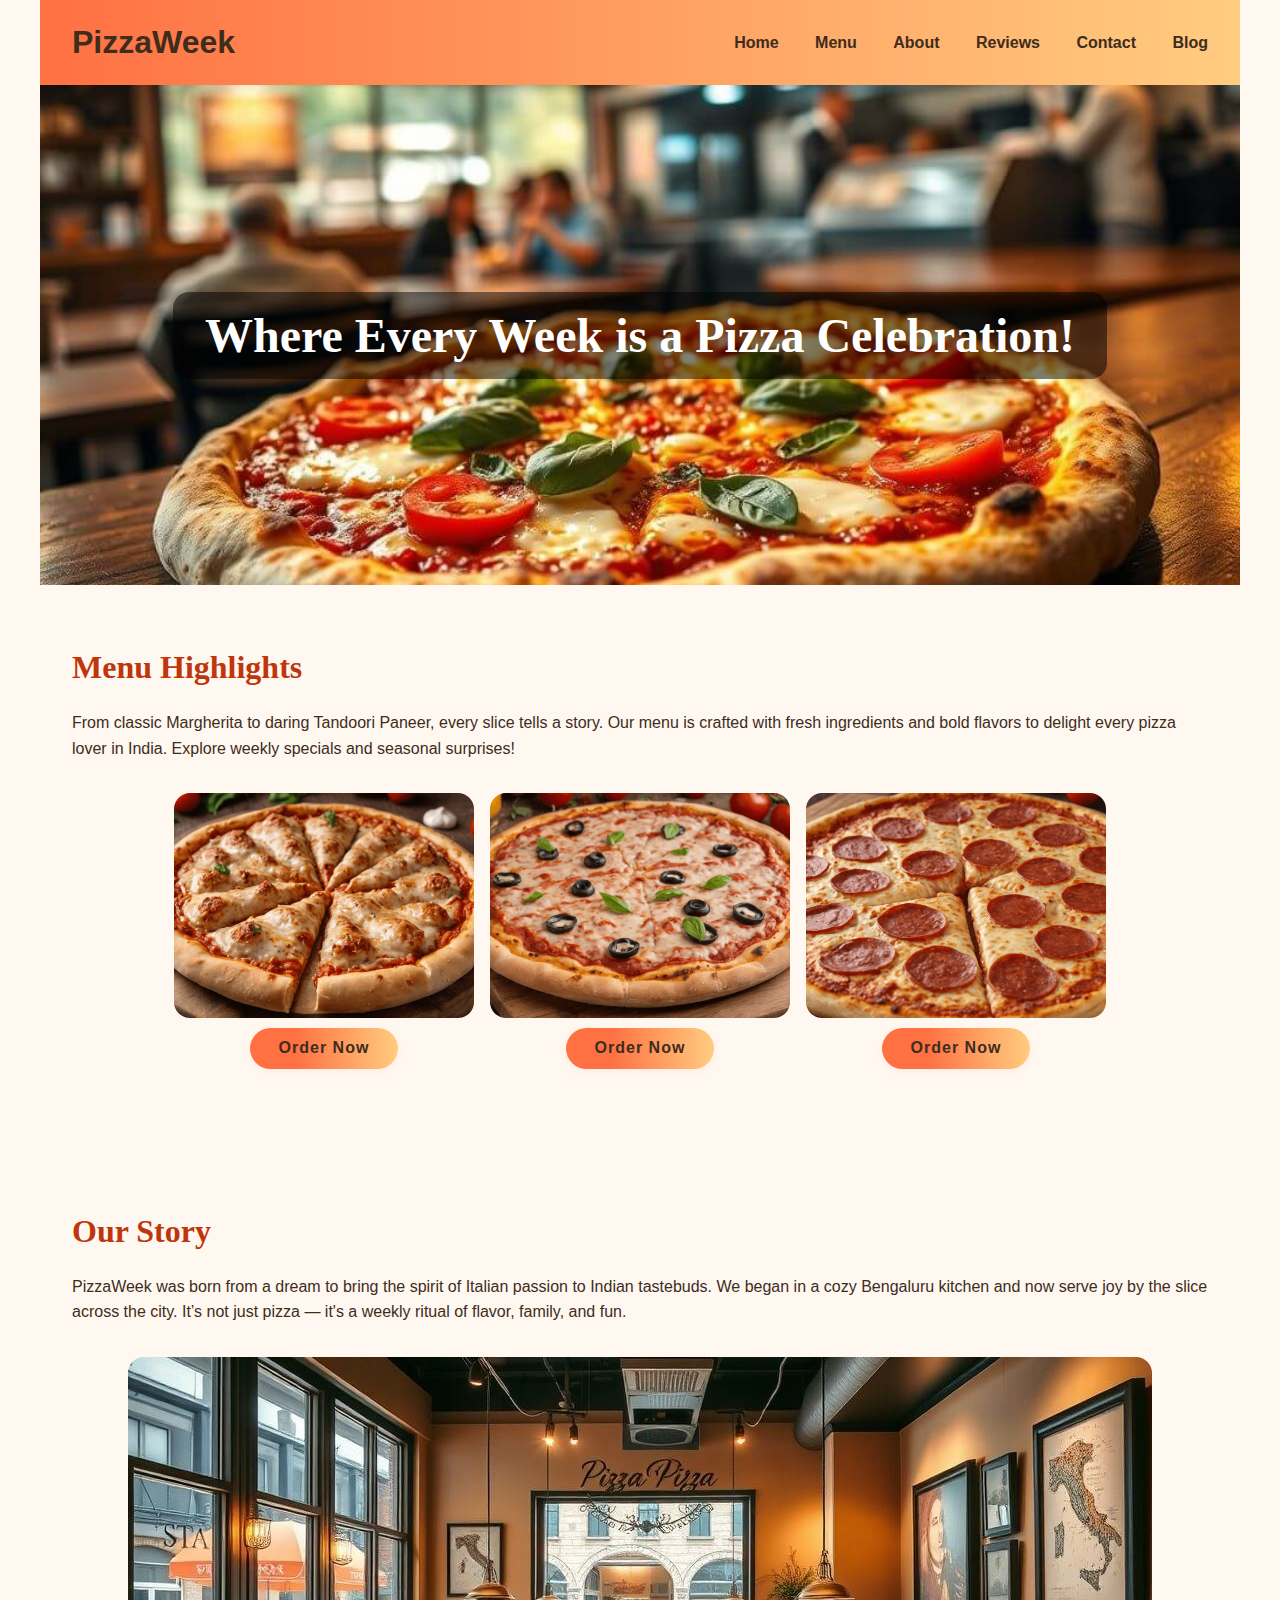
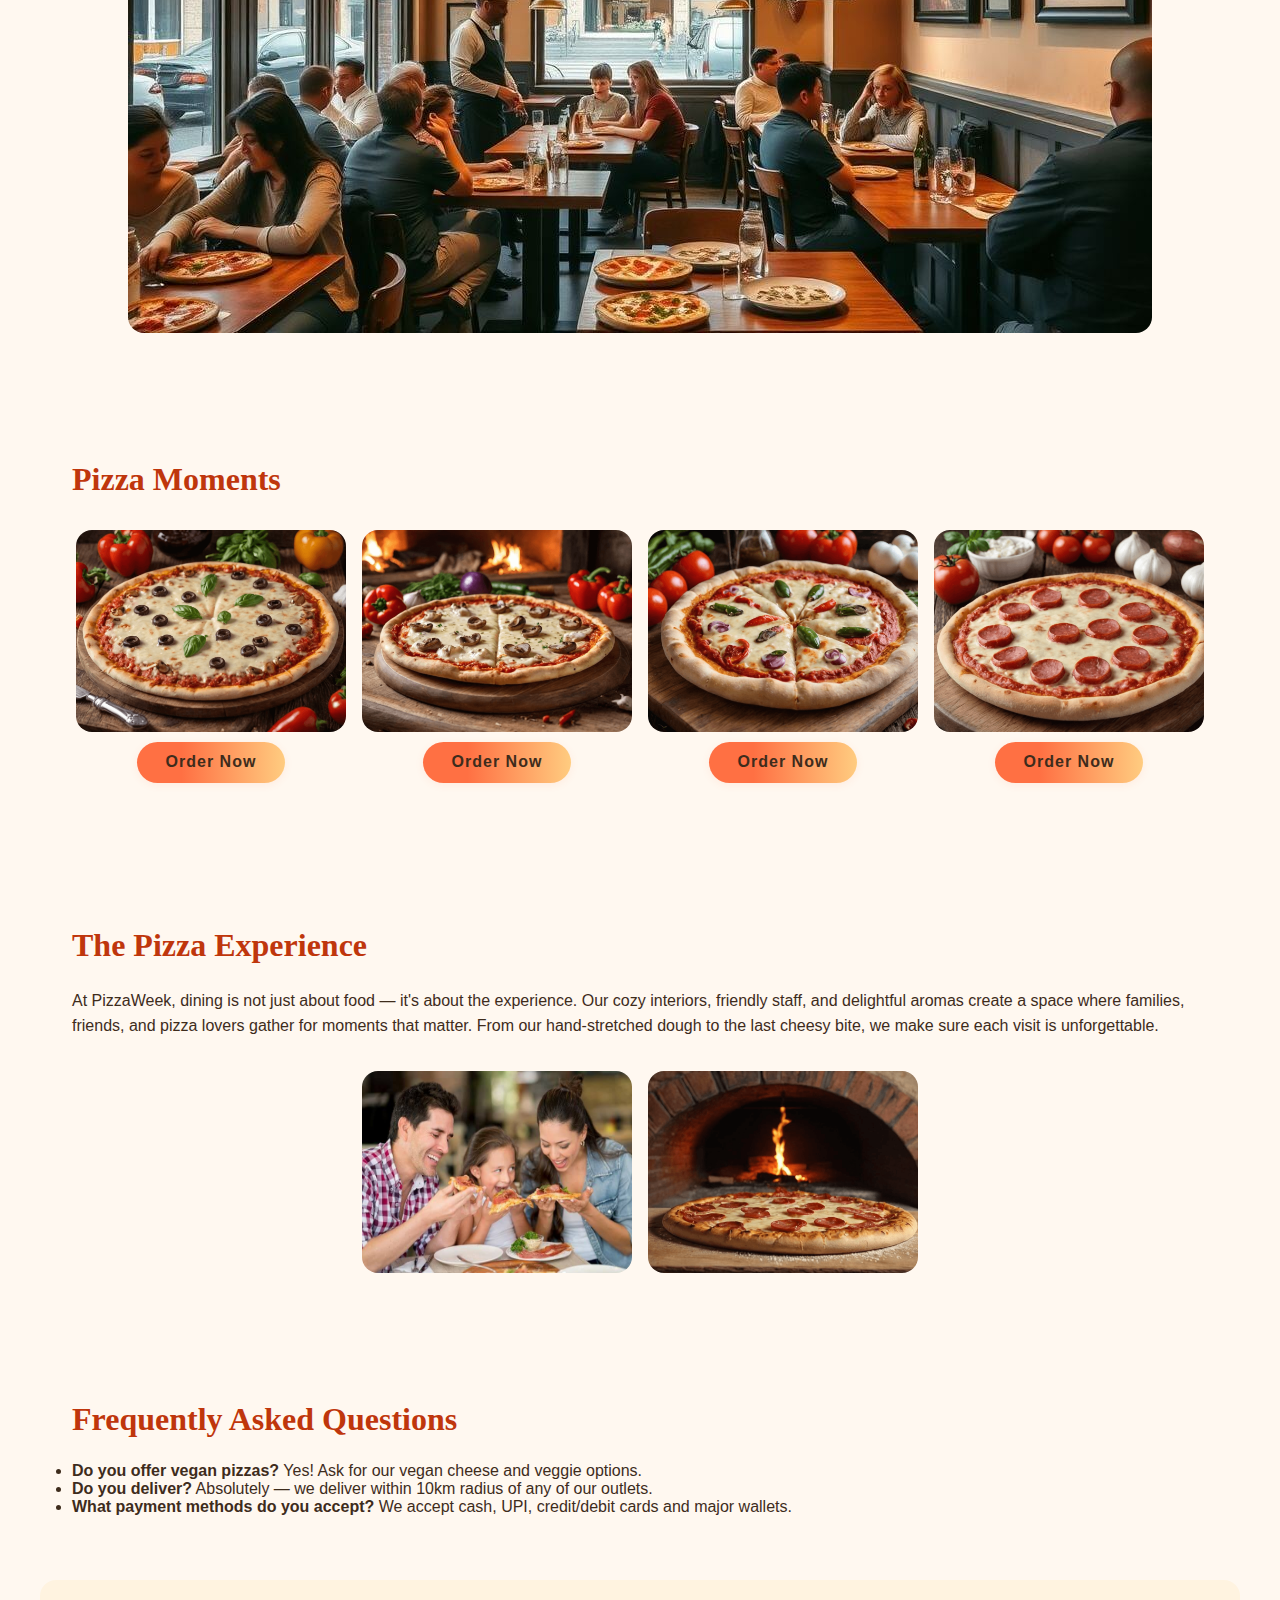
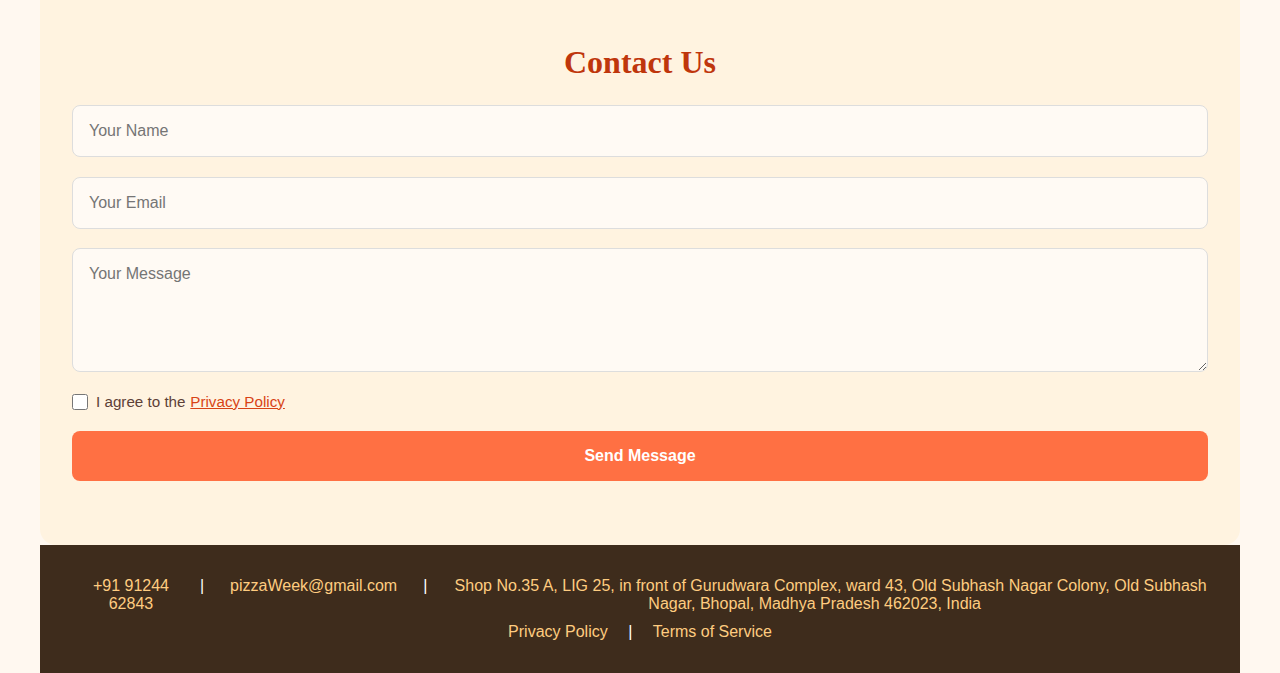
<file: index.html>
<!DOCTYPE html>
<html lang="en">
	<head>
		<meta charset="UTF-8" />
		<meta name="viewport" content="width=device-width, initial-scale=1.0" />
		<meta
			name="description"
			content="PizzaWeek – where every week is a pizza celebration! Discover our story, explore signature menus, and connect with your favorite neighborhood pizzeria."
		/>
		<title>PizzaWeek</title>
		<link
			rel="stylesheet"
			href="fonts/Inter/Inter-Italic-VariableFont_opsz,wght.ttf"
		/>
		<link
			rel="stylesheet"
			href="fonts/Playfair_Display/PlayfairDisplay-VariableFont_wght.ttf"
		/>
		<link rel="stylesheet" href="css/styles.css" />
		<link rel="icon" href="images/favicon.ico" type="image/x-icon" />
	</head>
	<body>
		<header>
			<a class="header-logo" href="index.html">PizzaWeek</a>
			<nav>
				<a href="index.html">Home</a>
				<a href="menu.html">Menu</a>
				<a href="aboutus.html">About</a>
				<a href="reviews.html">Reviews</a>
				<a href="contact.html">Contact</a>
				<a href="blog.html">Blog</a>
			</nav>
		</header>

		<main class="main home-hero">
			<img src="images/mainPageBgr.jpeg" alt="background" class="hero-bg-img">
			<h1>Where Every Week is a Pizza Celebration!</h1>
		</main>

		<section class="section" id="menu">
			<h3>Menu Highlights</h3>
			<p>
				From classic Margherita to daring Tandoori Paneer, every slice tells a
				story. Our menu is crafted with fresh ingredients and bold flavors to
				delight every pizza lover in India. Explore weekly specials and seasonal
				surprises!
			</p>
			<div class="image-grid">
				<div class="menu-highlight-card">
					<img
						class="best-sellers-pizza"
						src="images/chicken.png"
						alt="Pizza 1"
					/>
					<a href="menu.html" class="order-btn">Order Now</a>
				</div>
				<div class="menu-highlight-card">
					<img
						class="best-sellers-pizza"
						src="images/margarita.png"
						alt="Pizza 2"
					/>
					<a href="menu.html" class="order-btn">Order Now</a>
				</div>
				<div class="menu-highlight-card">
					<img
						class="best-sellers-pizza"
						src="images/Peperoni.png"
						alt="Pizza 3"
					/>
					<a href="menu.html" class="order-btn">Order Now</a>
				</div>
			</div>
		</section>

		<section class="section" id="story">
			<h3>Our Story</h3>
			<p>
				PizzaWeek was born from a dream to bring the spirit of Italian passion
				to Indian tastebuds. We began in a cozy Bengaluru kitchen and now serve
				joy by the slice across the city. It’s not just pizza — it's a weekly
				ritual of flavor, family, and fun.
			</p>
			<div class="image-grid">
				<img src="images/pizzeria.jpeg" alt="History" />
			</div>
		</section>

		<section class="section" id="gallery">
			<h3>Pizza Moments</h3>
			<div class="image-grid">
				<div class="pizza-moment-card">
					<img class="pizza-menu" src="images/pizza.png" alt="Pizza" />
					<a href="menu.html" class="order-btn">Order Now</a>
				</div>
				<div class="pizza-moment-card">
					<img class="pizza-menu" src="images/pizzaMushrooms.png" alt="Pizza" />
					<a href="menu.html" class="order-btn">Order Now</a>
				</div>
				<div class="pizza-moment-card">
					<img class="pizza-menu" src="images/pizzaPepper.png" alt="Pizza" />
					<a href="menu.html" class="order-btn">Order Now</a>
				</div>
				<div class="pizza-moment-card">
					<img class="pizza-menu" src="images/peperoniPizzaMenu.png" alt="Pizza" />
					<a href="menu.html" class="order-btn">Order Now</a>
				</div>
			</div>
		</section>

		<section class="section" id="experience">
			<h3>The Pizza Experience</h3>
			<p>
				At PizzaWeek, dining is not just about food — it's about the experience.
				Our cozy interiors, friendly staff, and delightful aromas create a space
				where families, friends, and pizza lovers gather for moments that
				matter. From our hand-stretched dough to the last cheesy bite, we make
				sure each visit is unforgettable.
			</p>
			<div class="image-grid">
				<img class="pizza-menu" src="images/familyDinner.jpg" alt="Dine-in" />
				<img
					class="pizza-menu"
					src="images/bakingPizza.png"
					alt="Pizza baking"
				/>
			</div>
		</section>

		<section class="section" id="faq">
			<h3>Frequently Asked Questions</h3>
			<ul>
				<li>
					<strong>Do you offer vegan pizzas?</strong> Yes! Ask for our vegan
					cheese and veggie options.
				</li>
				<li>
					<strong>Do you deliver?</strong> Absolutely — we deliver within 10km
					radius of any of our outlets.
				</li>
				<li>
					<strong>What payment methods do you accept?</strong> We accept cash,
					UPI, credit/debit cards and major wallets.
				</li>
			</ul>
		</section>

		<section class="section form-section" id="contact">
			<h3>Contact Us</h3>
			<form action="thanks_form.php" method="post">
				<input type="text" name="name" placeholder="Your Name" required />
				<input type="email" name="email" placeholder="Your Email" required />
				<textarea
					name="message"
					rows="5"
					placeholder="Your Message"
					required
				></textarea>
				<label>
					<input type="checkbox" name="privacy" value="on" required />
					I agree to the
					<a href="privacy-policy.html" target="_blank"> Privacy Policy </a>
				</label>
				<button type="submit">Send Message</button>
			</form>
		</section>

		<footer>
			<div class="footer-contacts">
				<a href="tel:+919124462843">+91 91244 62843</a>
				<p class="footer-line">|</p>
				<a href="mailto:pizzaWeek@gmail.com">pizzaWeek@gmail.com</a>
				<p class="footer-line">|</p>
				<p>
					<a href="https://maps.app.goo.gl/tVL9f4VHpCsZ3Awj8"
					   target="_blank"
					   rel="noopener noreferrer">
						Shop No.35 A, LIG 25, in front of Gurudwara Complex, ward 43,
						Old Subhash Nagar Colony, Old Subhash Nagar, Bhopal, Madhya Pradesh
						462023, India
					</a>
				</p>
			</div>
			<p>
				<a href="privacy-policy.html">Privacy Policy</a> |
				<a href="terms-conditions.html">Terms of Service</a>
			</p>
		</footer>
	</body>
</html>
</file>
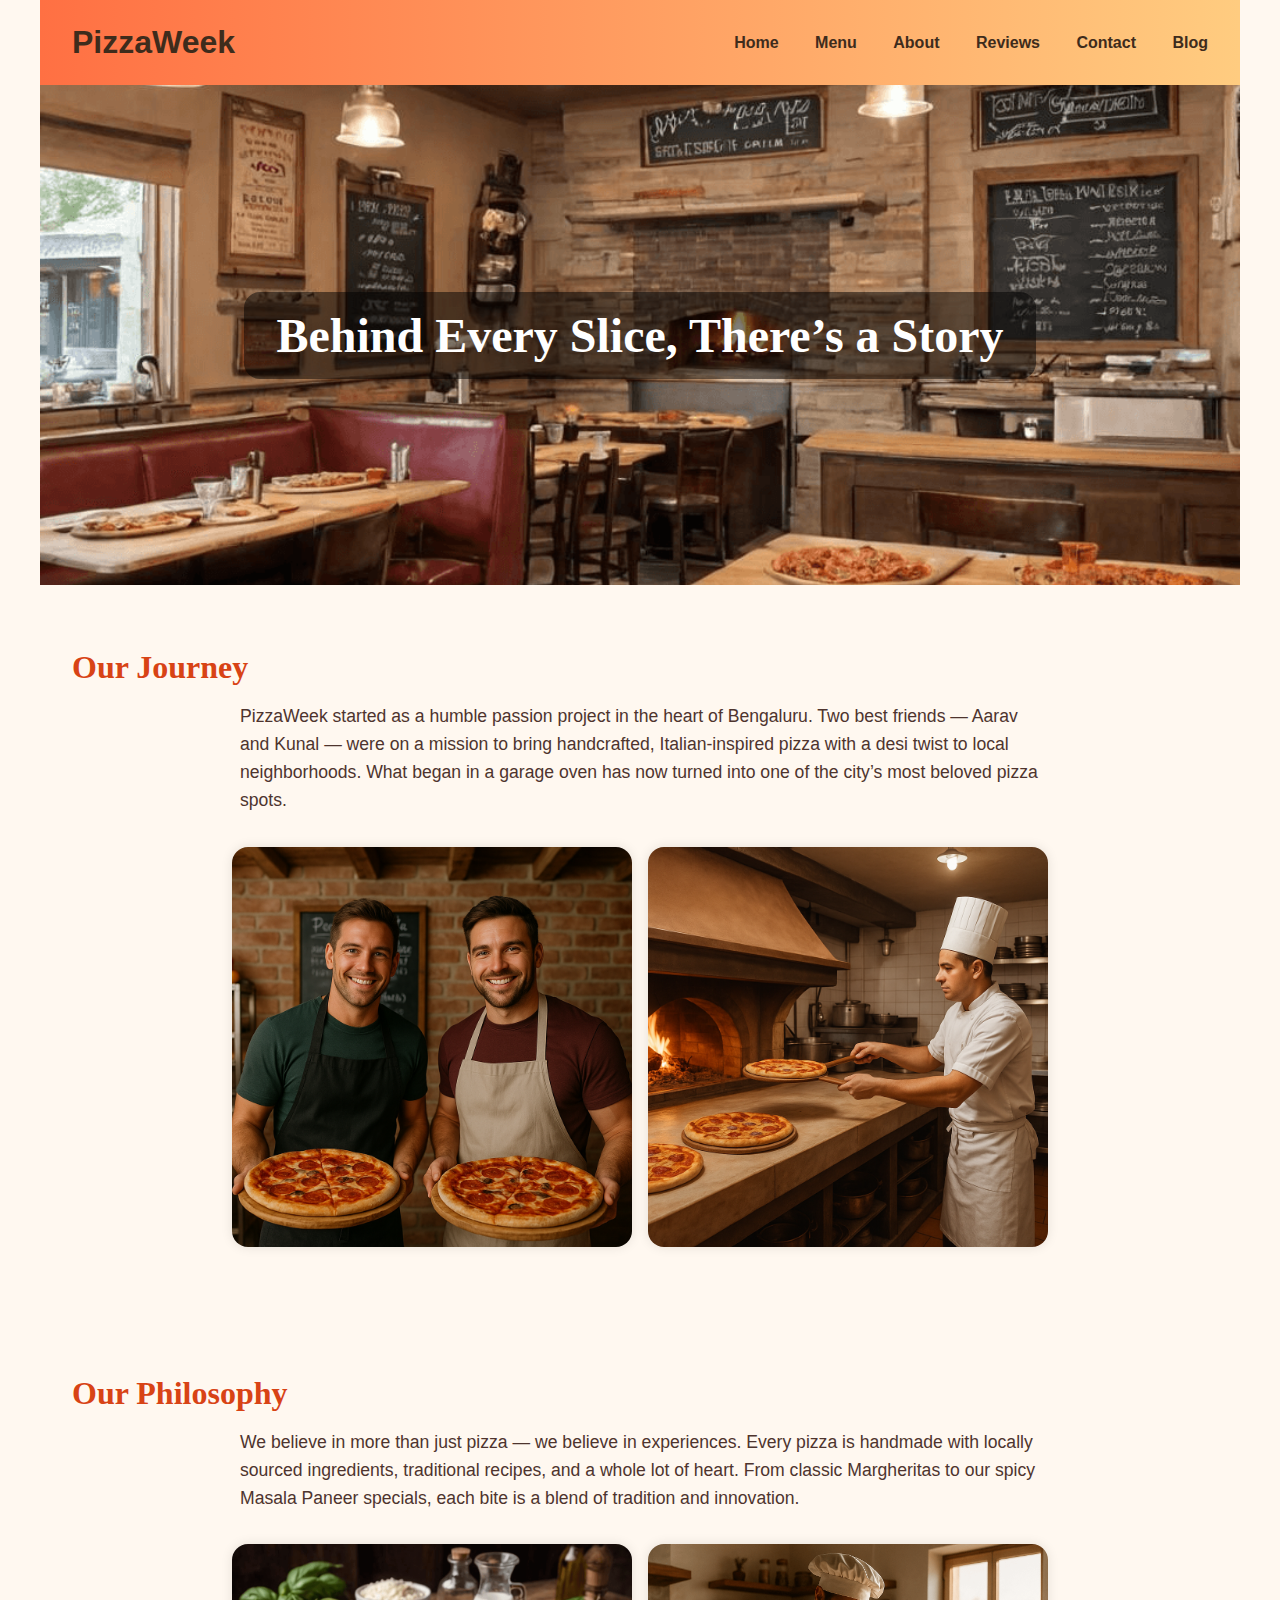
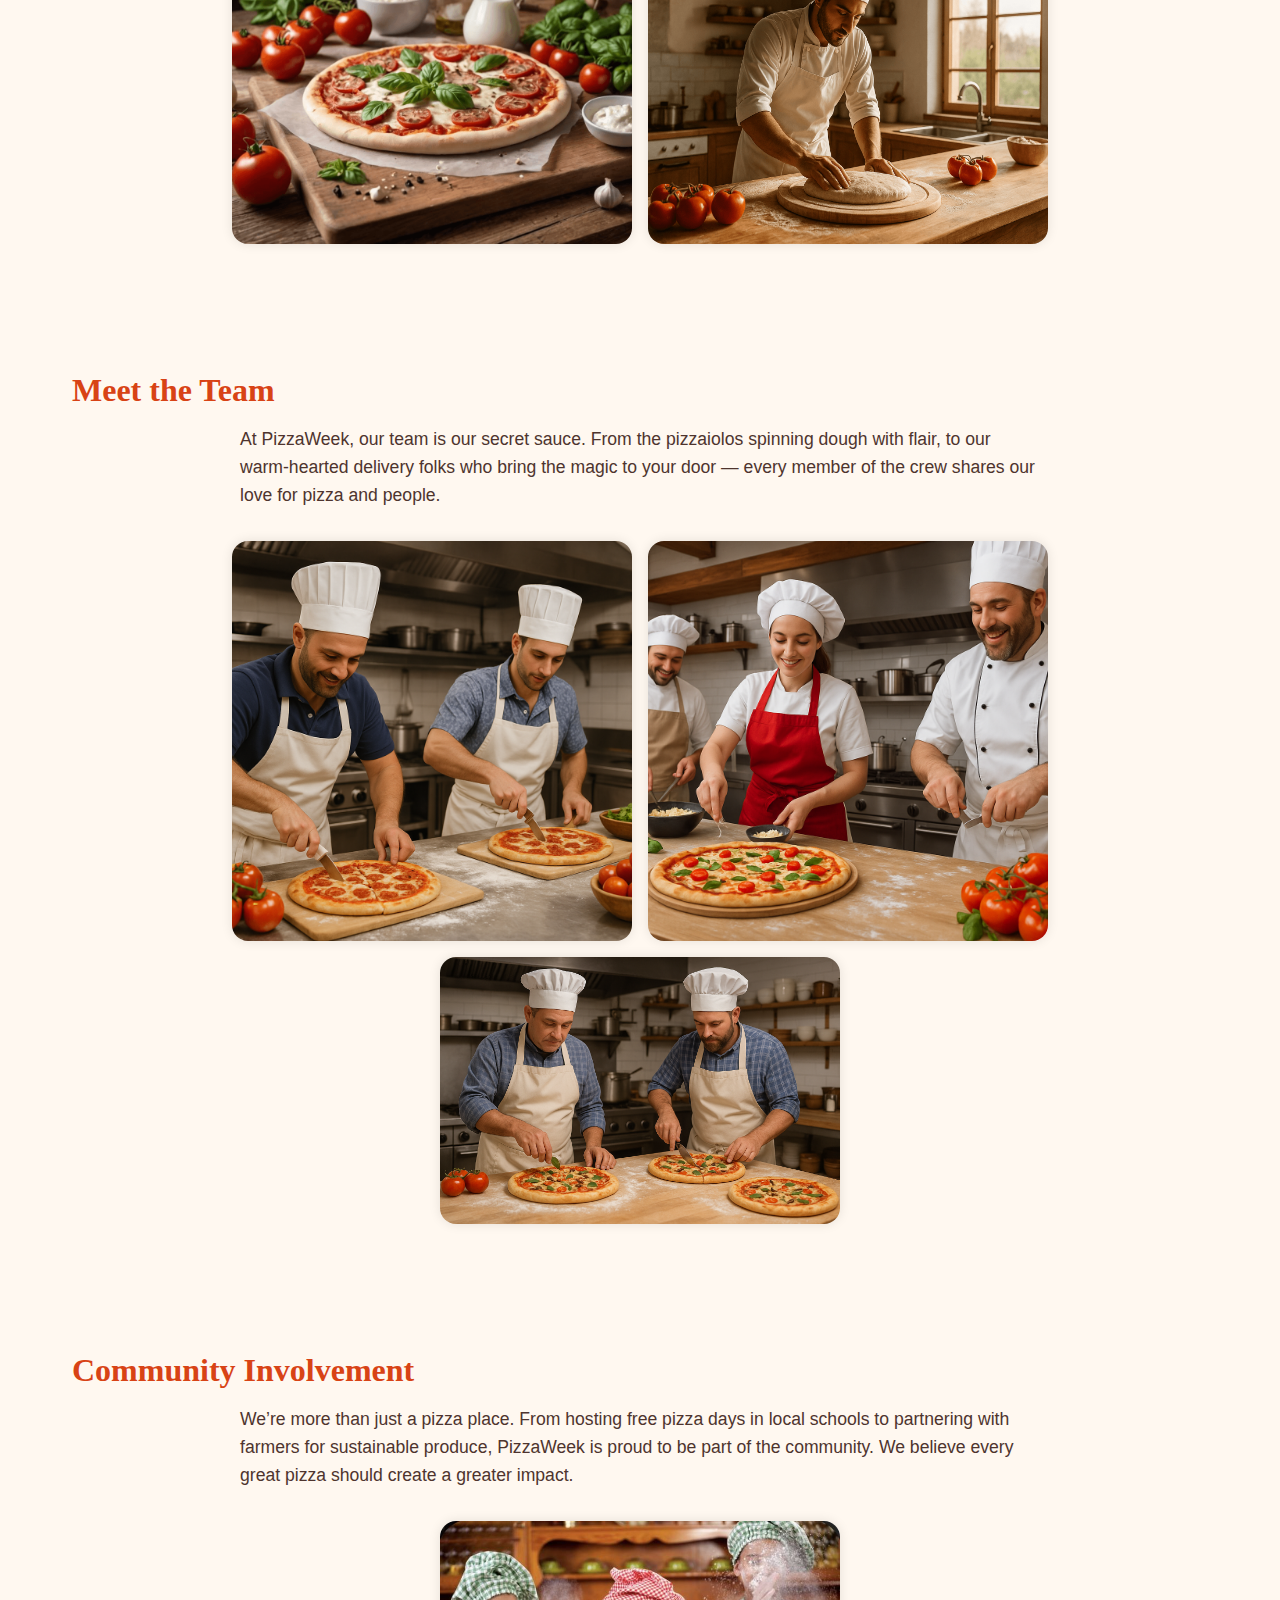
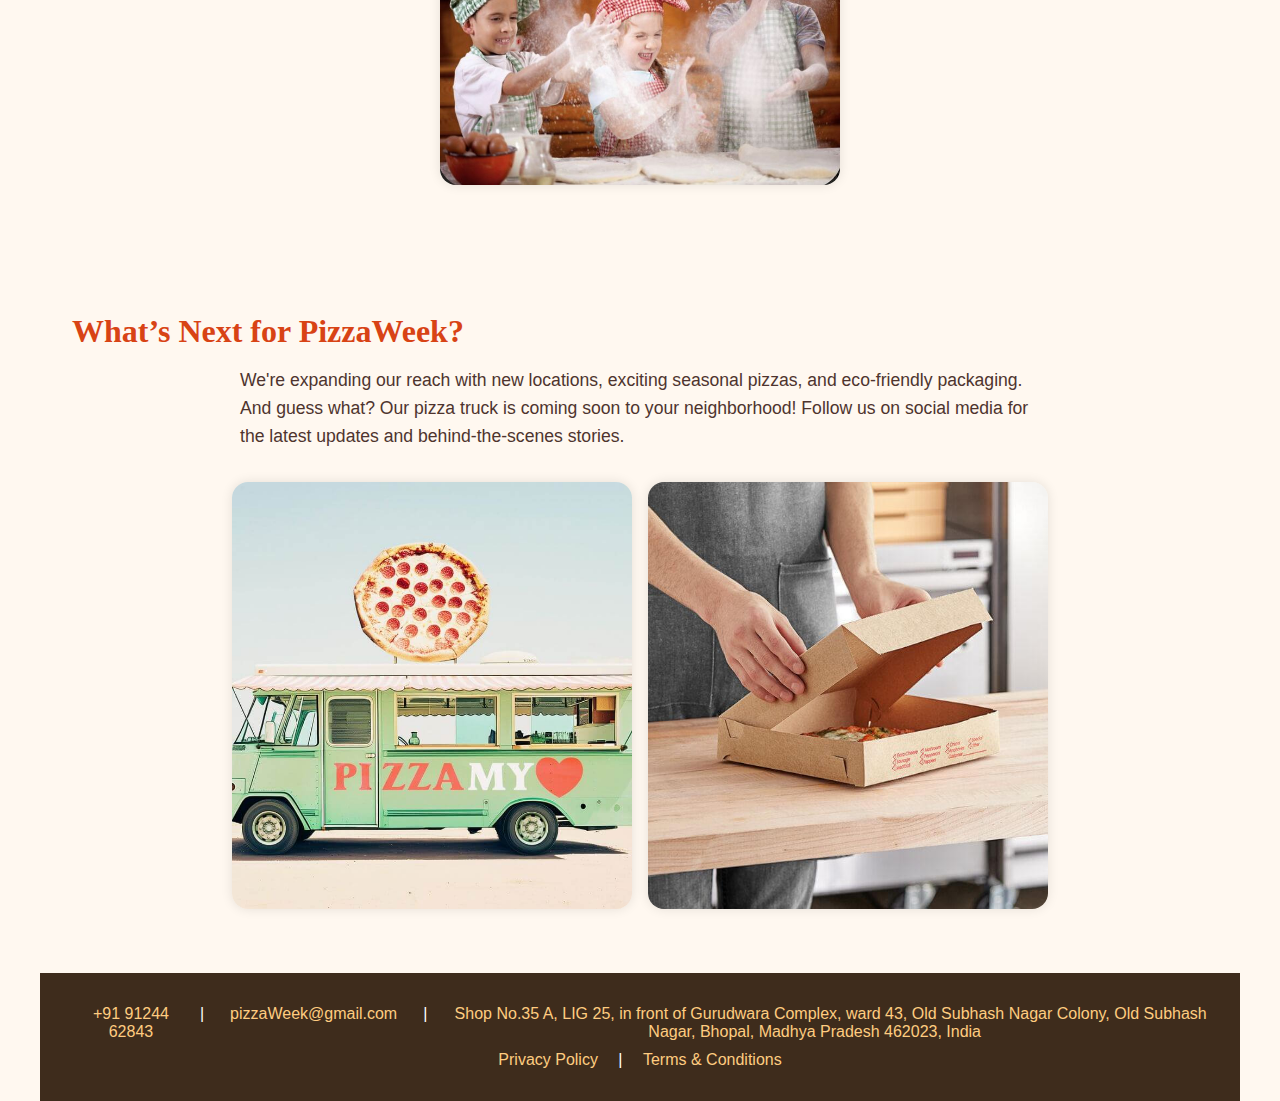
<file: aboutus.html>
<!DOCTYPE html>
<html lang="en">
	<head>
		<meta charset="UTF-8" />
		<meta name="viewport" content="width=device-width, initial-scale=1.0" />
		<meta
			name="description"
			content="Learn about the story, philosophy, and future of PizzaWeek — the heart of handcrafted, Indian-inspired pizza."
		/>
		<title>About Us – PizzaWeek</title>
		<link rel="icon" href="images/favicon.ico" type="image/x-icon" />
		<link rel="stylesheet" href="css/styles.css" />
		<link rel="stylesheet" href="css/aboutUs.css" />
		<link
			rel="stylesheet"
			href="fonts/Inter/Inter-Italic-VariableFont_opsz,wght.ttf"
		/>
		<link
			rel="stylesheet"
			href="fonts/Playfair_Display/PlayfairDisplay-VariableFont_wght.ttf"
		/>
	</head>
	<body>
		<header>
			<a class="header-logo" href="index.html">PizzaWeek</a>
			<nav>
				<a href="index.html">Home</a>
				<a href="menu.html">Menu</a>
				<a href="aboutus.html">About</a>
				<a href="reviews.html">Reviews</a>
				<a href="contact.html">Contact</a>
				<a href="blog.html">Blog</a>
			</nav>
		</header>

		<main class="main about-hero">
			<img src="images/aboutUsMain.png" alt="background" class="about-bg-img">

			<h1>Behind Every Slice, There’s a Story</h1>
		</main>

		<section class="section">
			<h3>Our Journey</h3>
			<p>
				PizzaWeek started as a humble passion project in the heart of Bengaluru.
				Two best friends — Aarav and Kunal — were on a mission to bring
				handcrafted, Italian-inspired pizza with a desi twist to local
				neighborhoods. What began in a garage oven has now turned into one of
				the city’s most beloved pizza spots.
			</p>
			<div class="image-grid">
				<img src="images/mans.png" alt="Founders" class="img-400" />
				<img src="images/kitchen.png" alt="First Kitchen" class="img-400 images" />
			</div>
		</section>

		<section class="section">
			<h3>Our Philosophy</h3>
			<p>
				We believe in more than just pizza — we believe in experiences. Every
				pizza is handmade with locally sourced ingredients, traditional recipes,
				and a whole lot of heart. From classic Margheritas to our spicy Masala
				Paneer specials, each bite is a blend of tradition and innovation.
			</p>
			<div class="image-grid">
				<img
					src="images/ingredients.png"
					alt="Fresh Ingredients"
					class="img-400 images"
				/>
				<img
					src="images/dough making.png"
					alt="Dough Crafting"
					class="img-400 images"
				/>
			</div>
		</section>

		<section class="section">
			<h3>Meet the Team</h3>
			<p>
				At PizzaWeek, our team is our secret sauce. From the pizzaiolos spinning
				dough with flair, to our warm-hearted delivery folks who bring the magic
				to your door — every member of the crew shares our love for pizza and
				people.
			</p>
			<div class="image-grid">
				<img src="images/team.png" alt="Team in Kitchen" class="img-300 images" />
				<img src="images/team3.png" alt="Serving Staff" class="img-300 images" />
				<img src="images/team2.png" alt="Delivery Team" class="img-300 images" />
			</div>
		</section>

		<section class="section">
			<h3>Community Involvement</h3>
			<p>
				We’re more than just a pizza place. From hosting free pizza days in
				local schools to partnering with farmers for sustainable produce,
				PizzaWeek is proud to be part of the community. We believe every great
				pizza should create a greater impact.
			</p>
			<div class="image-grid">
				<img src="images/kids.jpg" alt="School Pizza Day" class="img-400 images" />
			</div>
		</section>

		<section class="section">
			<h3>What’s Next for PizzaWeek?</h3>
			<p>
				We're expanding our reach with new locations, exciting seasonal pizzas,
				and eco-friendly packaging. And guess what? Our pizza truck is coming
				soon to your neighborhood! Follow us on social media for the latest
				updates and behind-the-scenes stories.
			</p>
			<div class="image-grid">
				<img src="images/truck.jpg" alt="Pizza Truck" class="img-400 images" />
				<img src="images/packing.jpg" alt="Eco Packaging" class="img-400 images" />
			</div>
		</section>

		<footer>
			<div class="footer-contacts">
				<a href="tel:+919124462843">+91 91244 62843</a>
				<p class="footer-line">|</p>
				<a href="mailto:pizzaWeek@gmail.com">pizzaWeek@gmail.com</a>
				<p class="footer-line">|</p>
				<p>
					<a href="https://maps.app.goo.gl/tVL9f4VHpCsZ3Awj8"
					   target="_blank"
					   rel="noopener noreferrer">
						Shop No.35 A, LIG 25, in front of Gurudwara Complex, ward 43,
						Old Subhash Nagar Colony, Old Subhash Nagar, Bhopal, Madhya Pradesh
						462023, India
					</a>
				</p>
			</div>
			<p>
				<a href="privacy-policy.html">Privacy Policy</a> |
				<a href="terms-conditions.html">Terms & Conditions</a>
			</p>
		</footer>
	</body>
</html>
</file>
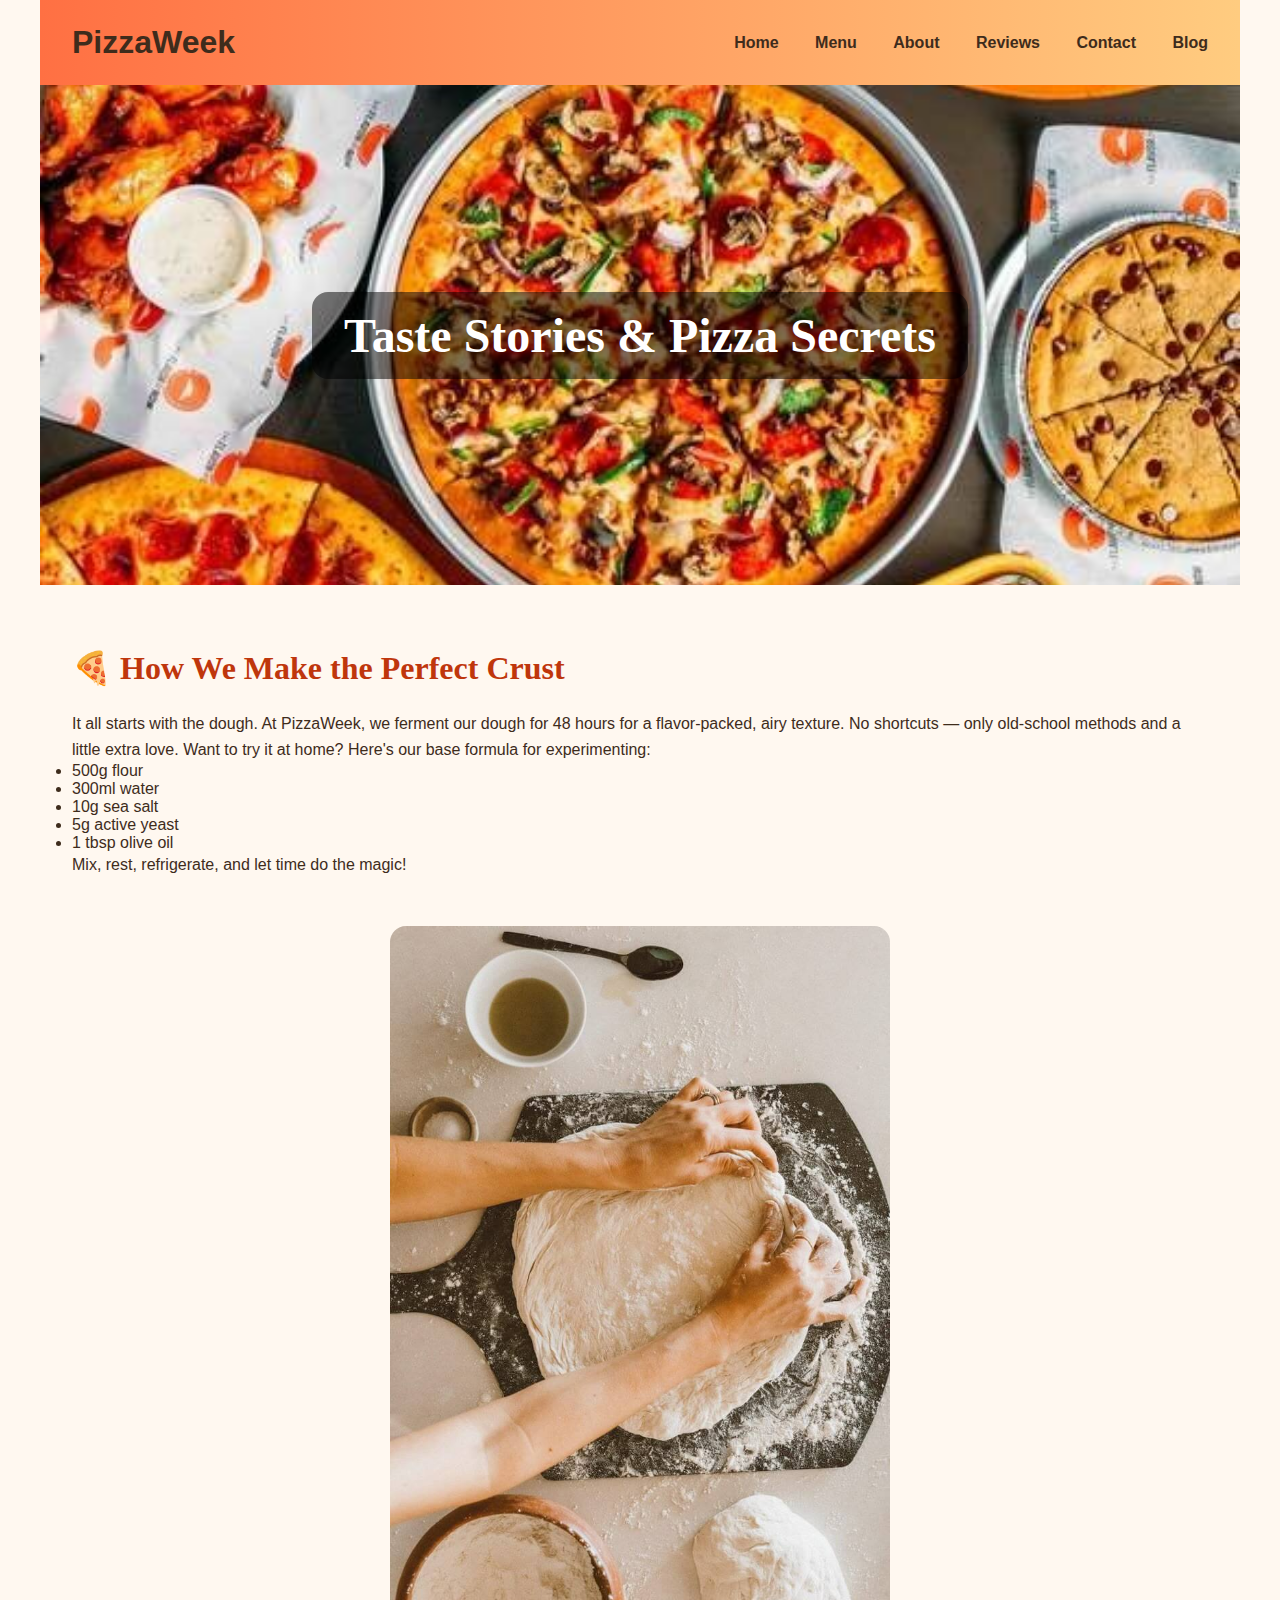
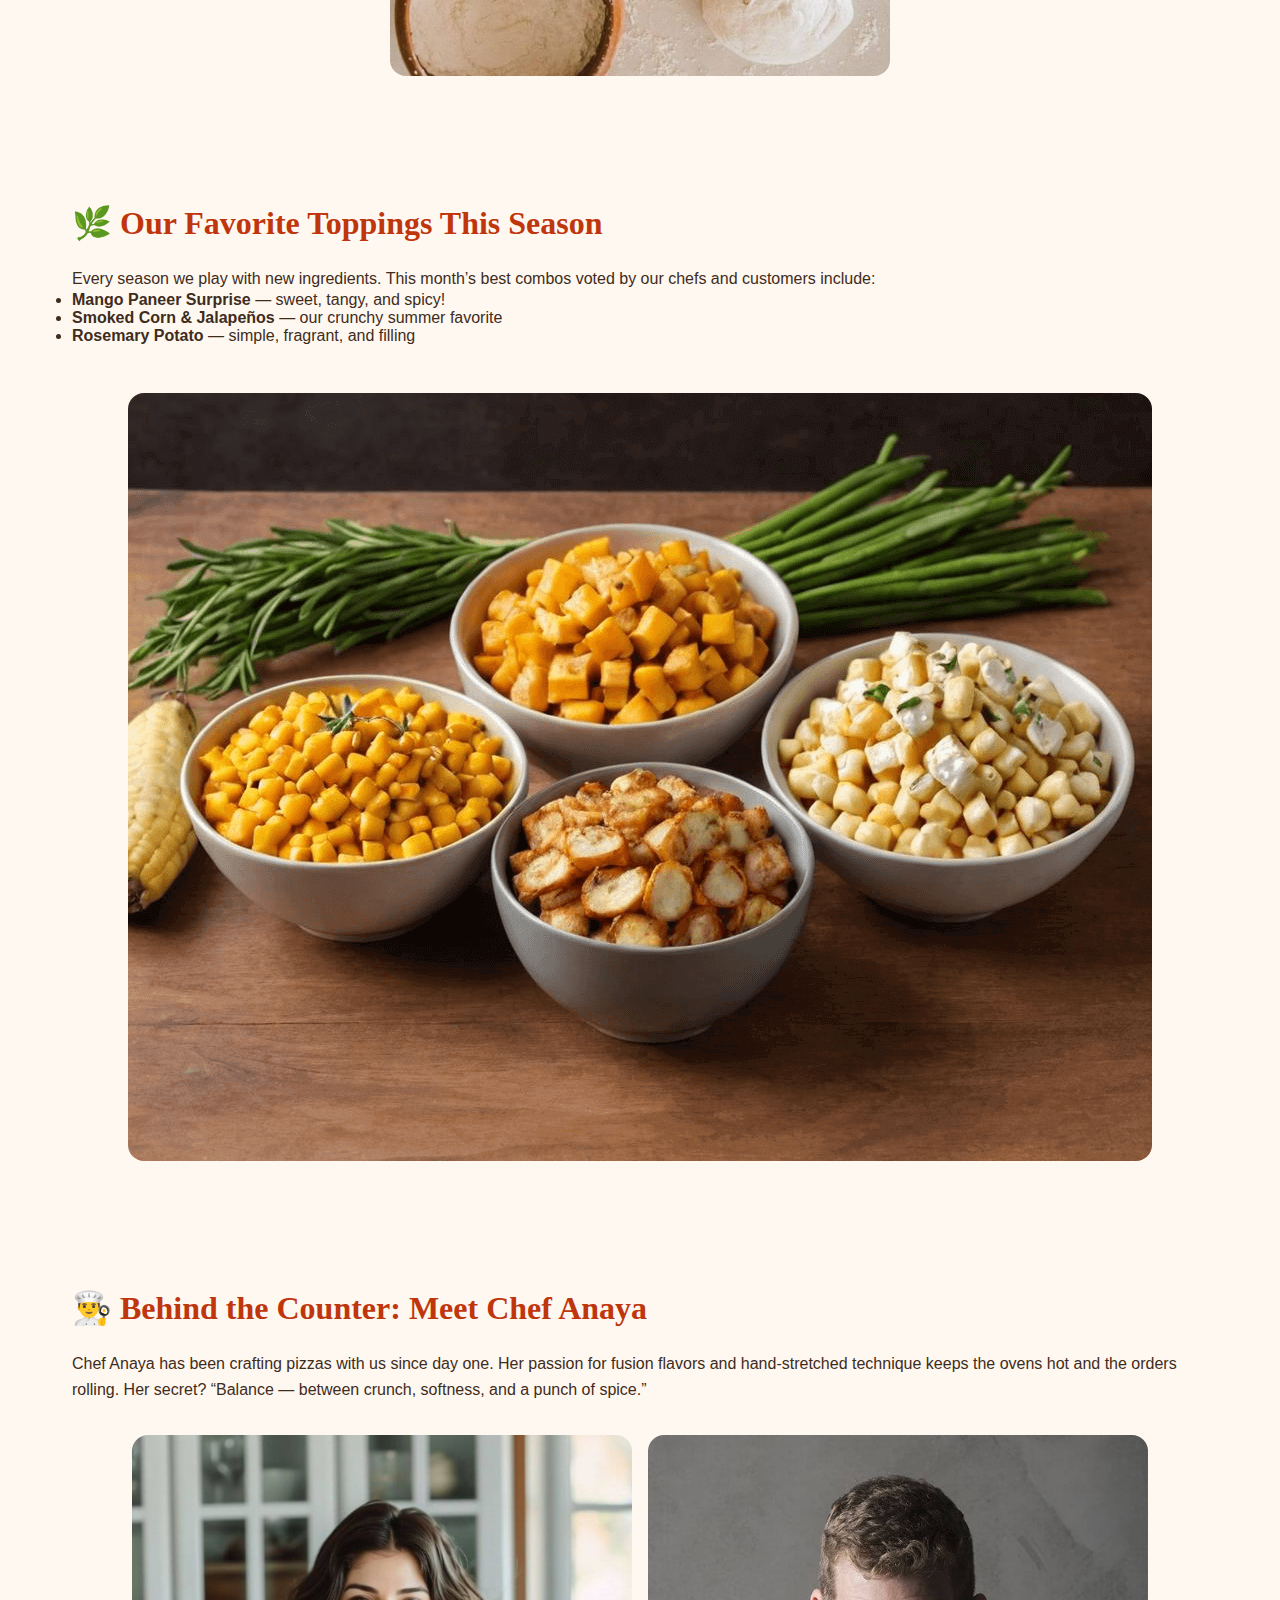
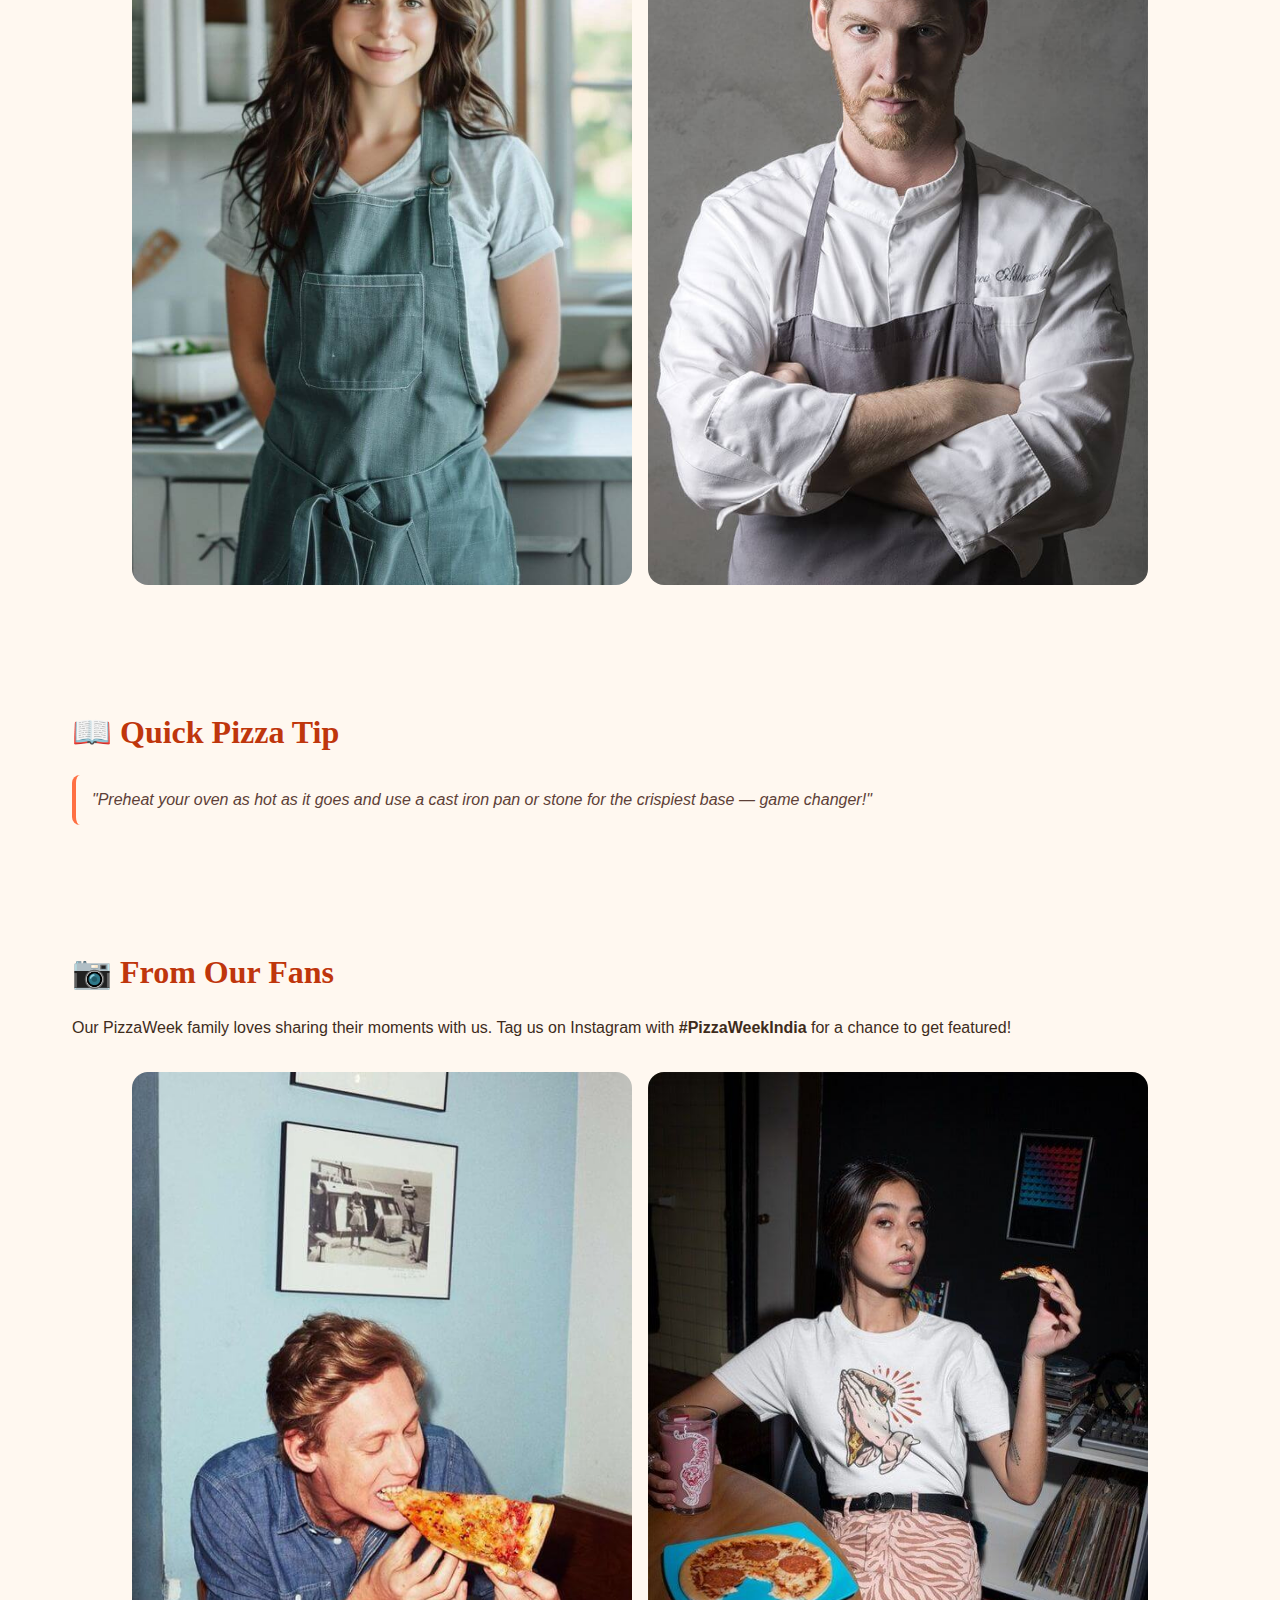
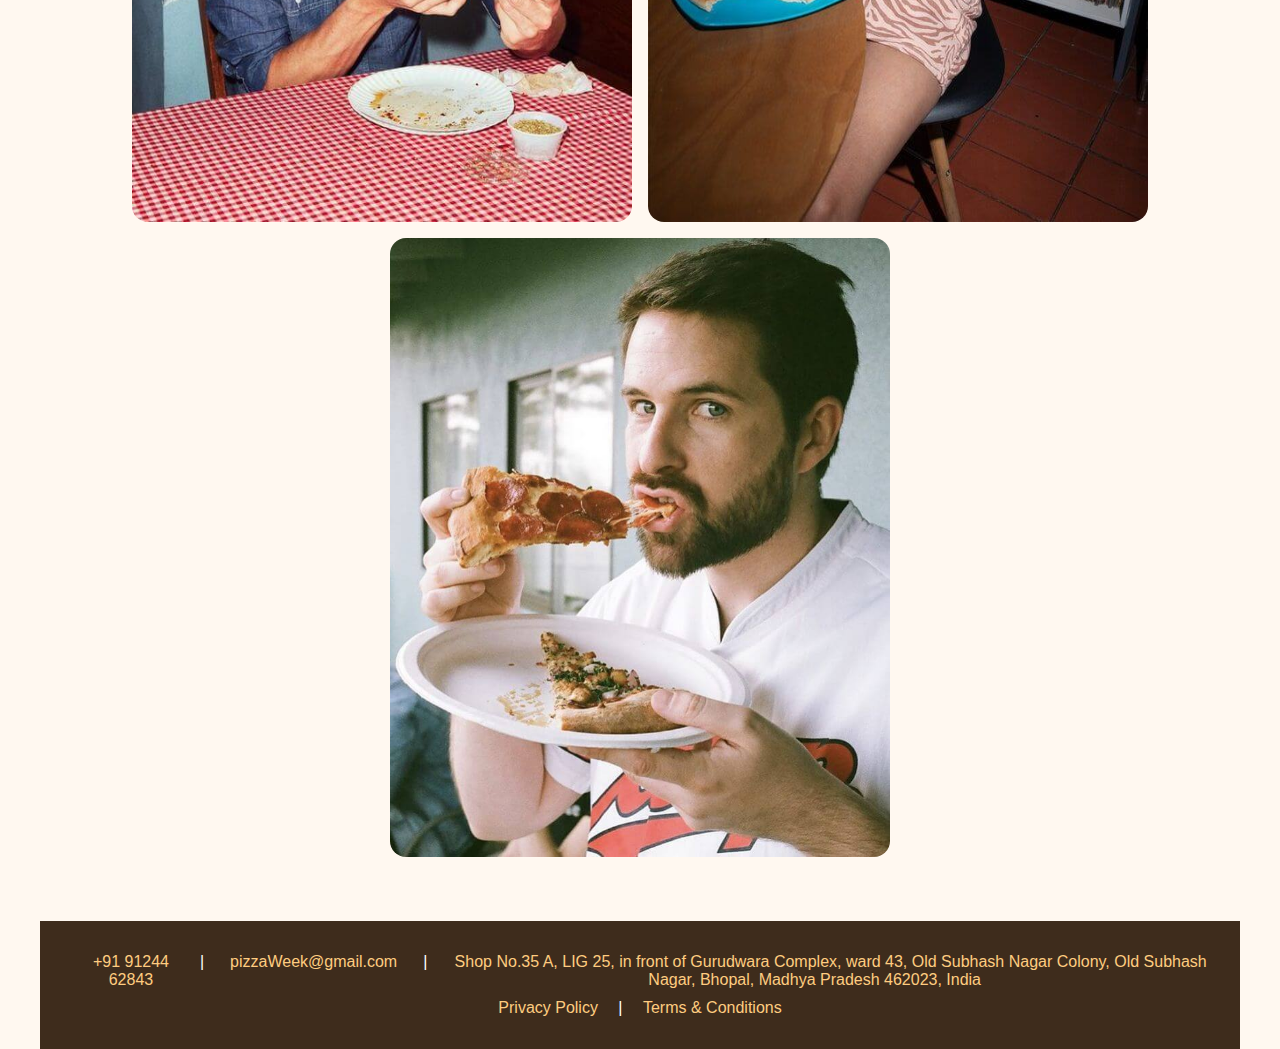
<file: blog.html>
<!DOCTYPE html>
<html lang="en">
	<head>
		<meta charset="UTF-8" />
		<meta name="viewport" content="width=device-width, initial-scale=1.0" />
		<meta
			name="description"
			content="Explore the PizzaWeek blog: recipes, pizza tips, seasonal toppings, chef stories, and fan favorites from India’s most creative pizzeria."
		/>
		<title>PizzaWeek Blog & Recipes</title>
		<link rel="stylesheet" href="css/styles.css" />
		<link rel="stylesheet" href="css/blog.css" />
		<link rel="icon" href="images/favicon.ico" type="image/x-icon" />
		<link
			rel="stylesheet"
			href="fonts/Inter/Inter-Italic-VariableFont_opsz,wght.ttf"
		/>
		<link
			rel="stylesheet"
			href="fonts/Playfair_Display/PlayfairDisplay-VariableFont_wght.ttf"
		/>
	</head>
	<body>
		<header>
			<a class="header-logo" href="index.html">PizzaWeek</a>
			<nav>
				<a href="index.html">Home</a>
				<a href="menu.html">Menu</a>
				<a href="aboutus.html">About</a>
				<a href="reviews.html">Reviews</a>
				<a href="contact.html">Contact</a>
				<a href="blog.html">Blog</a>
			</nav>
		</header>

		<main class="main blog-hero">
			<img src="images/secretsBgr.jpg" alt="background" class="hero-bg-img">

			<h1>Taste Stories & Pizza Secrets</h1>
		</main>

		<section class="section">
			<h3>🍕 How We Make the Perfect Crust</h3>

			<p>
				It all starts with the dough. At PizzaWeek, we ferment our dough for 48
				hours for a flavor-packed, airy texture. No shortcuts — only old-school
				methods and a little extra love. Want to try it at home? Here's our base
				formula for experimenting:
			</p>
			<ul>
				<li>500g flour</li>
				<li>300ml water</li>
				<li>10g sea salt</li>
				<li>5g active yeast</li>
				<li>1 tbsp olive oil</li>
			</ul>
			<p>Mix, rest, refrigerate, and let time do the magic!</p>
			<div class="image-grid">
				<img
					src="images/dough.jpg"
					alt="Making Pizza Dough"
					class="rounded-img mt-1 images"
				/>
			</div>
		</section>

		<section class="section">
			<h3>🌿 Our Favorite Toppings This Season</h3>
			<p>
				Every season we play with new ingredients. This month’s best combos
				voted by our chefs and customers include:
			</p>
			<ul>
				<li>
					<strong>Mango Paneer Surprise</strong> — sweet, tangy, and spicy!
				</li>
				<li>
					<strong>Smoked Corn & Jalapeños</strong> — our crunchy summer favorite
				</li>
				<li>
					<strong>Rosemary Potato</strong> — simple, fragrant, and filling
				</li>
			</ul>
			<div class="image-grid">
				<img
					src="images/top.png"
					alt="Seasonal Toppings"
					class="rounded-img mt-1"
				/>
			</div>
		</section>

		<section class="section">
			<h3>👨‍🍳 Behind the Counter: Meet Chef Anaya</h3>
			<p>
				Chef Anaya has been crafting pizzas with us since day one. Her passion
				for fusion flavors and hand-stretched technique keeps the ovens hot and
				the orders rolling. Her secret? “Balance — between crunch, softness, and
				a punch of spice.”
			</p>
			<div class="image-grid">
				<img src="images/chefLady.jpg" alt="Chef Anaya" class="rounded-img images" />
				<img
					src="images/chefMan.jpg"
					alt="Chef Making Pizza"
					class="rounded-img images "
				/>
			</div>
		</section>

		<section class="section">
			<h3>📖 Quick Pizza Tip</h3>
			<blockquote class="pizza-quote">
				"Preheat your oven as hot as it goes and use a cast iron pan or stone
				for the crispiest base — game changer!"
			</blockquote>
		</section>

		<section class="section">
			<h3>📷 From Our Fans</h3>
			<p>
				Our PizzaWeek family loves sharing their moments with us. Tag us on
				Instagram with <strong>#PizzaWeekIndia</strong> for a chance to get
				featured!
			</p>
			<div class="image-grid">
				<img src="images/fan1.jpg" alt="Fan Pizza 1" class="rounded-img images" />
				<img src="images/fan2.jpg" alt="Fan Pizza 2" class="rounded-img images" />
				<img src="images/fan3.jpg" alt="Fan Pizza 3" class="rounded-img images" />
			</div>
		</section>

		<footer>
			<div class="footer-contacts">
				<a href="tel:+919124462843">+91 91244 62843</a>
				<p class="footer-line">|</p>
				<a href="mailto:pizzaWeek@gmail.com">pizzaWeek@gmail.com</a>
				<p class="footer-line">|</p>
				<p>
					<a href="https://maps.app.goo.gl/tVL9f4VHpCsZ3Awj8"
					   target="_blank"
					   rel="noopener noreferrer">
						Shop No.35 A, LIG 25, in front of Gurudwara Complex, ward 43,
						Old Subhash Nagar Colony, Old Subhash Nagar, Bhopal, Madhya Pradesh
						462023, India
					</a>
				</p>
			</div>
			<p>
				<a href="privacy-policy.html">Privacy Policy</a> |
				<a href="terms-conditions.html">Terms & Conditions</a>
			</p>
		</footer>
	</body>
</html>
</file>
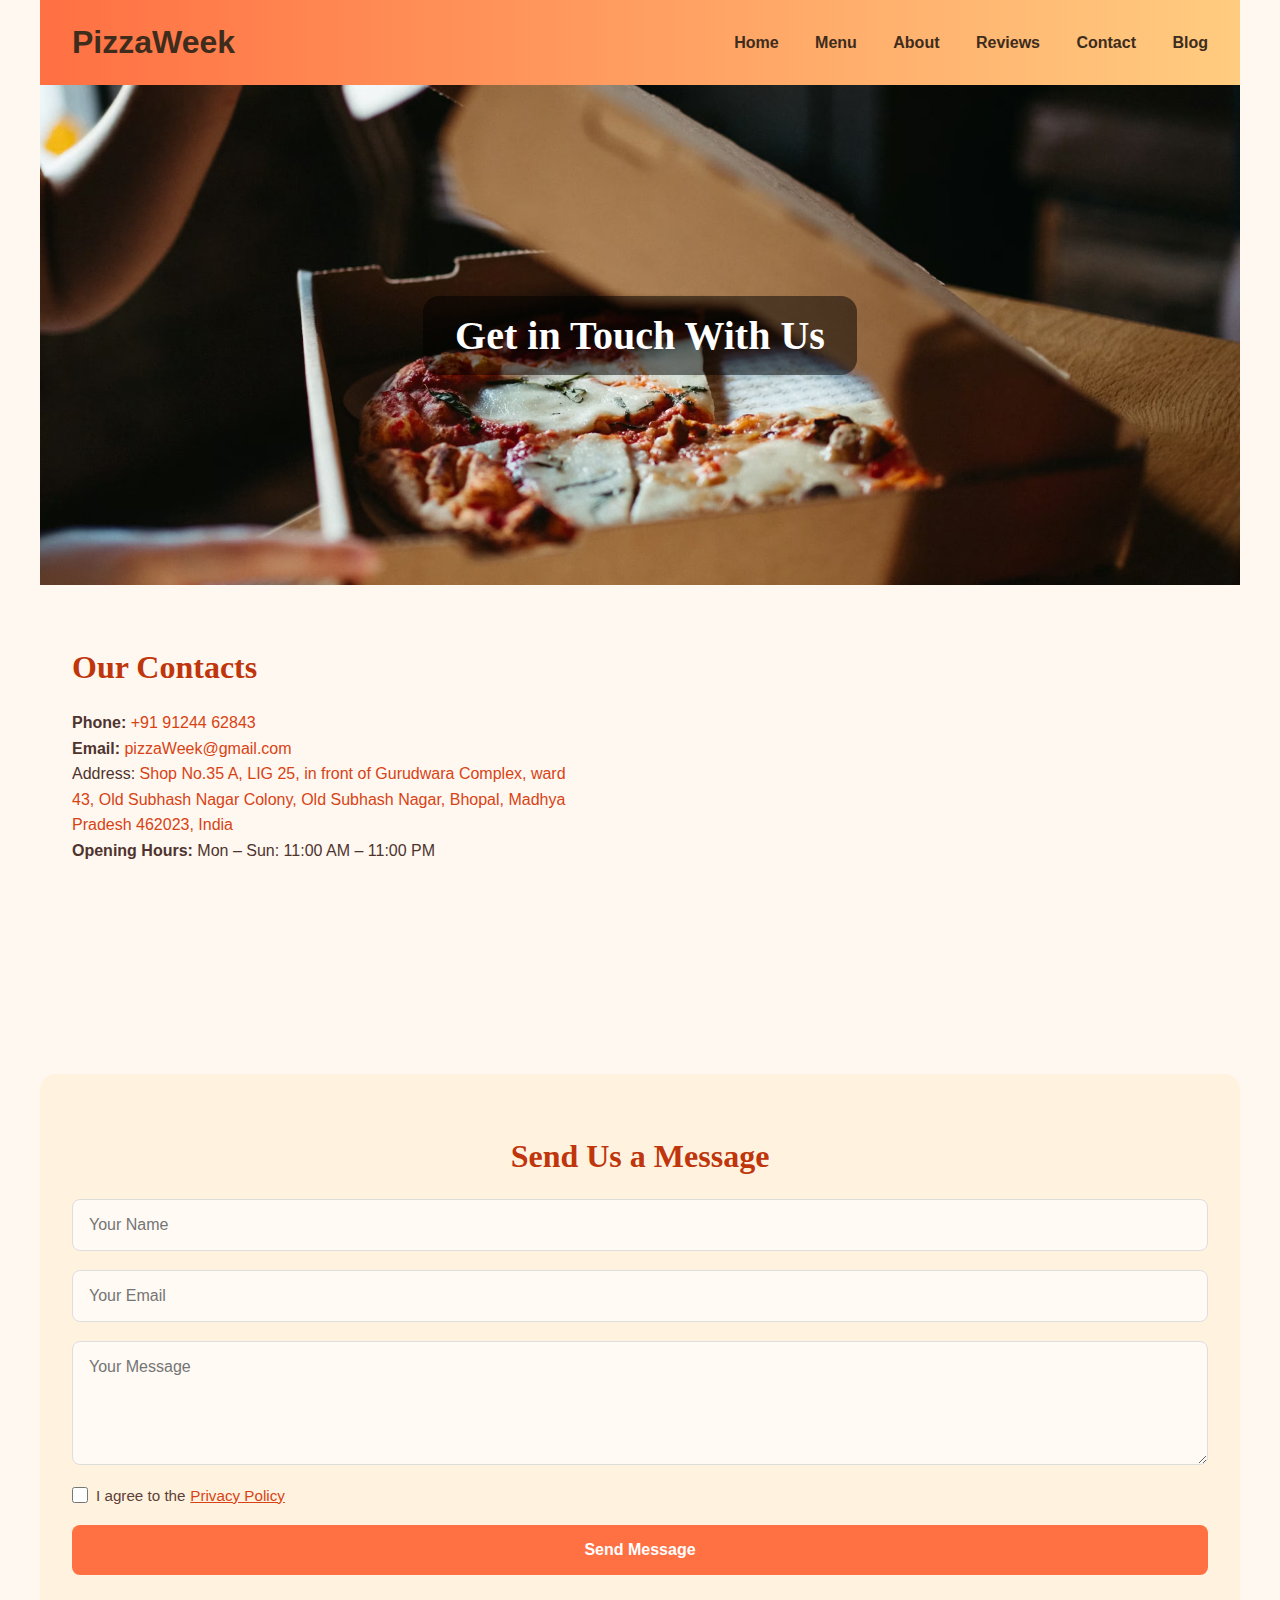
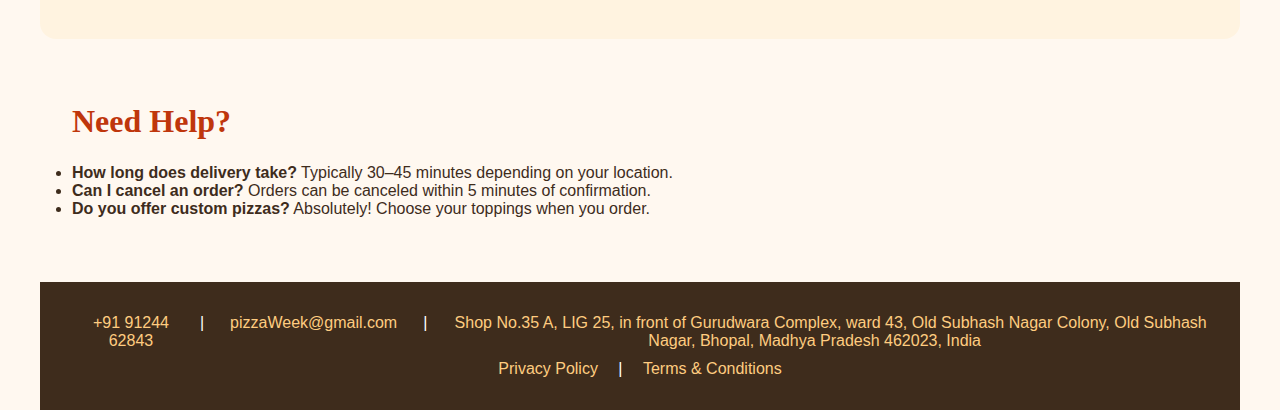
<file: contact.html>
<!DOCTYPE html>
<html lang="en">
	<head>
		<meta charset="UTF-8" />
		<meta name="viewport" content="width=device-width, initial-scale=1.0" />
		<meta
			name="description"
			content="Contact PizzaWeek – get in touch with our team for orders, feedback, or questions. We're here to serve you hot, fresh, and fast!"
		/>
		<title>Contact Us – PizzaWeek</title>
		<link rel="stylesheet" href="css/styles.css" />
		<link rel="stylesheet" href="css/contact.css" />
		<link rel="icon" href="images/favicon.ico" type="image/x-icon" />
		<link
			rel="stylesheet"
			href="fonts/Inter/Inter-Italic-VariableFont_opsz,wght.ttf"
		/>
		<link
			rel="stylesheet"
			href="fonts/Playfair_Display/PlayfairDisplay-VariableFont_wght.ttf"
		/>
	</head>
	<body>
		<header>
			<a class="header-logo" href="index.html">PizzaWeek</a>
			<nav>
				<a href="index.html">Home</a>
				<a href="menu.html">Menu</a>
				<a href="aboutus.html">About</a>
				<a href="reviews.html">Reviews</a>
				<a href="contact.html">Contact</a>
				<a href="blog.html">Blog</a>
			</nav>
		</header>

		<main class="main contact-hero">
			<img
				src="images/contactsBgr.avif"
				alt="background"
				class="contact-bg-img"
			/>
			<h1>Get in Touch With Us</h1>
		</main>

		<section class="section contact-info">
			<h3>Our Contacts</h3>
			<div class="contact-wrapper">
				<div class="contact-details">
					<p>
						<strong>Phone:</strong>
						<a href="tel:+919124462843">+91 91244 62843</a>
					</p>
					<p>
						<strong>Email:</strong>
						<a href="mailto:pizzaWeek@gmail.com">pizzaWeek@gmail.com</a>
					</p>
					<p>
						Address:
						<a
							href="https://maps.app.goo.gl/tVL9f4VHpCsZ3Awj8"
							target="_blank"
							rel="noopener noreferrer"
						>
							Shop No.35 A, LIG 25, in front of Gurudwara Complex, ward 43, Old
							Subhash Nagar Colony, Old Subhash Nagar, Bhopal, Madhya Pradesh
							462023, India
						</a>
					</p>
					<p><strong>Opening Hours:</strong> Mon – Sun: 11:00 AM – 11:00 PM</p>
				</div>
				<div class="contact-map">
					<iframe
						class="map-frame"
						src="https://www.google.com/maps/embed?pb=!1m18!1m12!1m3!1d248.12428251582003!2d77.43557378834072!3d23.249729000109465!2m3!1f0!2f0!3f0!3m2!1i1024!2i768!4f13.1!3m3!1m2!1s0x397c4327905dcd19%3A0x7ef754fa7764133c!2sPolka%20Restaurant!5e0!3m2!1sru!2snl!4v1745397528248!5m2!1sru!2snl"
						width="600"
						height="450"
						allowfullscreen=""
						loading="lazy"
						referrerpolicy="no-referrer-when-downgrade"
					></iframe>
				</div>
			</div>
		</section>

		<section class="section form-section">
			<h3>Send Us a Message</h3>
			<form id="feedbackForm" action="thanks_form.php" method="post">
				<input type="text" name="name" placeholder="Your Name" required />
				<input type="email" name="email" placeholder="Your Email" required />
				<textarea
					name="message"
					rows="5"
					placeholder="Your Message"
					required
				></textarea>
				<label>
					<input type="checkbox" name="privacy" value="on" required />
					I agree to the
					<a href="privacy-policy.html" target="_blank">Privacy Policy</a>
				</label>
				<button type="submit">Send Message</button>
			</form>
		</section>

		<section class="section faq-section">
			<h3>Need Help?</h3>
			<ul>
				<li>
					<strong>How long does delivery take?</strong> Typically 30–45 minutes
					depending on your location.
				</li>
				<li>
					<strong>Can I cancel an order?</strong> Orders can be canceled within
					5 minutes of confirmation.
				</li>
				<li>
					<strong>Do you offer custom pizzas?</strong> Absolutely! Choose your
					toppings when you order.
				</li>
			</ul>
		</section>

		<footer>
			<div class="footer-contacts">
				<a href="tel:+919124462843">+91 91244 62843</a>
				<p class="footer-line">|</p>
				<a href="mailto:pizzaWeek@gmail.com">pizzaWeek@gmail.com</a>
				<p class="footer-line">|</p>
				<p>
					<a
						href="https://maps.app.goo.gl/tVL9f4VHpCsZ3Awj8"
						target="_blank"
						rel="noopener noreferrer"
					>
						Shop No.35 A, LIG 25, in front of Gurudwara Complex, ward 43, Old
						Subhash Nagar Colony, Old Subhash Nagar, Bhopal, Madhya Pradesh
						462023, India
					</a>
				</p>
			</div>
			<p>
				<a href="privacy-policy.html">Privacy Policy</a> |
				<a href="terms-conditions.html">Terms & Conditions</a>
			</p>
		</footer>
	</body>
</html>
</file>
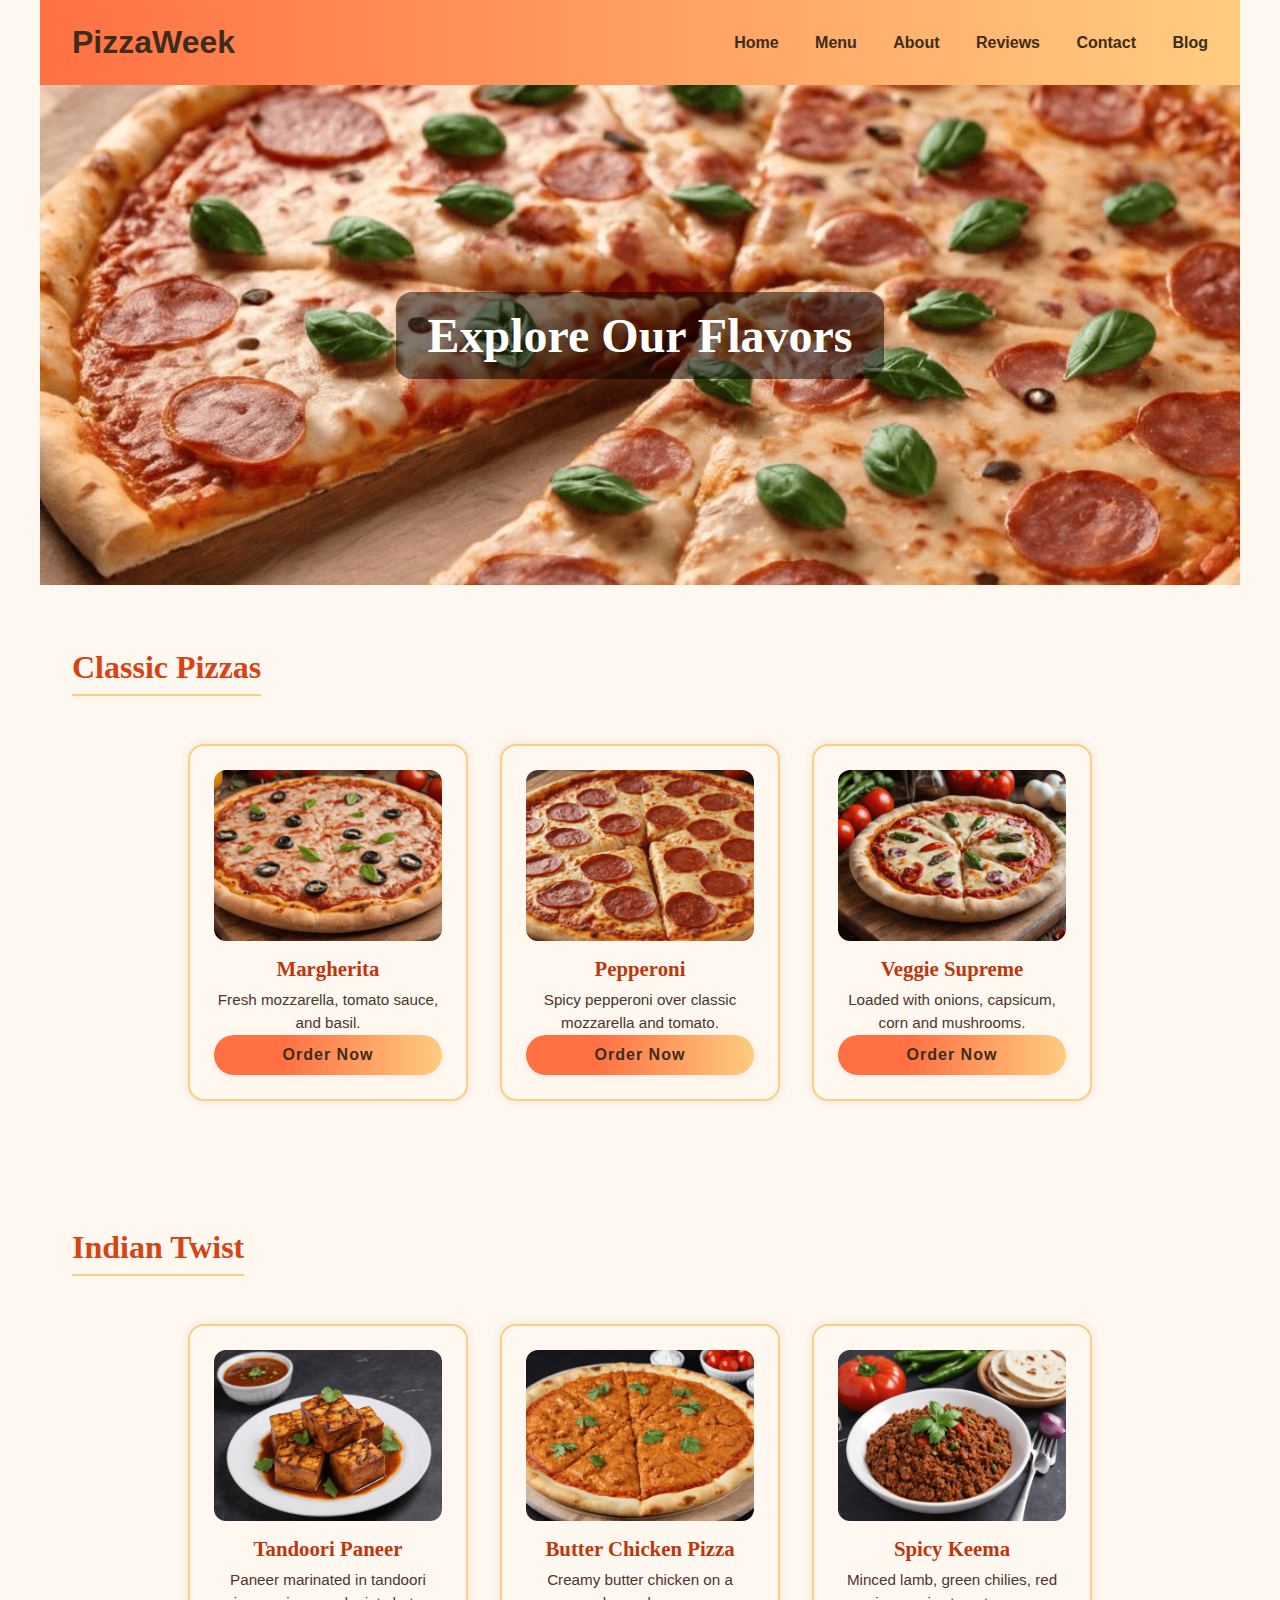
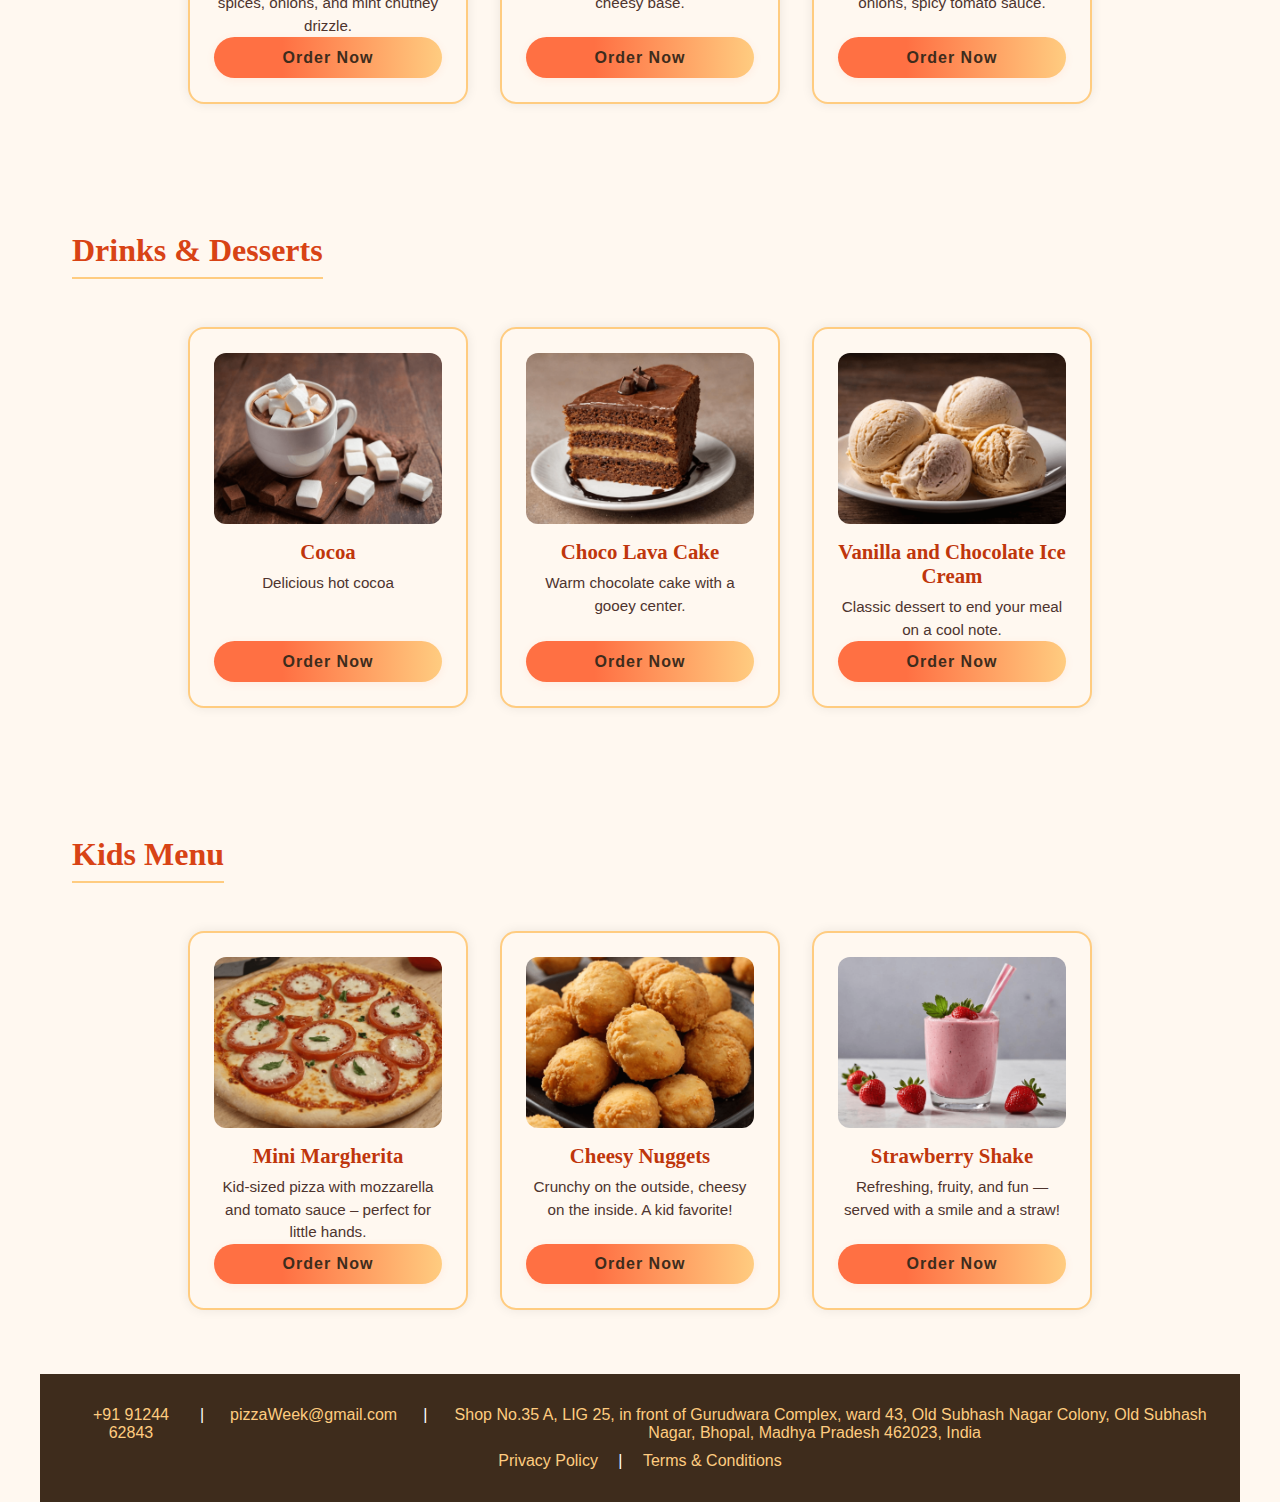
<file: menu.html>
<!DOCTYPE html>
<html lang="en">
	<head>
		<meta charset="UTF-8" />
		<meta name="viewport" content="width=device-width, initial-scale=1.0" />
		<meta
			name="description"
			content="Discover the full PizzaWeek menu featuring classic favorites, Indian fusion pizzas, desserts, drinks, and a fun kids' section."
		/>
		<title>Menu – PizzaWeek</title>
		<link rel="stylesheet" href="css/styles.css" />
		<link rel="stylesheet" href="css/menu.css" />
		<link rel="icon" href="images/favicon.ico" type="image/x-icon" />
		<link
			rel="stylesheet"
			href="fonts/Inter/Inter-Italic-VariableFont_opsz,wght.ttf"
		/>
		<link
			rel="stylesheet"
			href="fonts/Playfair_Display/PlayfairDisplay-VariableFont_wght.ttf"
		/>
	</head>
	<body>
		<header>
			<a class="header-logo" href="index.html">PizzaWeek</a>
			<nav>
				<a href="index.html">Home</a>
				<a href="menu.html">Menu</a>
				<a href="aboutus.html">About</a>
				<a href="reviews.html">Reviews</a>
				<a href="contact.html">Contact</a>
				<a href="blog.html">Blog</a>
			</nav>
		</header>

		<main class="main menu-hero">
			<img src="images/menu.png" alt="background" class="hero-bg-img">
			<h1>Explore Our Flavors</h1>
		</main>

		<section class="section">
			<h3>Classic Pizzas</h3>
			<div class="menu-grid">
				<div class="menu-item">
					<img src="images/margarita.png" alt="Margherita" />
					<h4>Margherita</h4>
					<p>Fresh mozzarella, tomato sauce, and basil.</p>
					<a href="contact.html#feedbackForm" class="order-btn">Order Now</a>
				</div>
				<div class="menu-item">
					<img src="images/Peperoni.png" alt="Pepperoni" />
					<h4>Pepperoni</h4>
					<p>Spicy pepperoni over classic mozzarella and tomato.</p>
					<a href="contact.html#feedbackForm" class="order-btn">Order Now</a>
				</div>
				<div class="menu-item">
					<img src="images/pizzaPepper.png" alt="Veggie Supreme" />
					<h4>Veggie Supreme</h4>
					<p>Loaded with onions, capsicum, corn and mushrooms.</p>
					<a href="contact.html#feedbackForm" class="order-btn">Order Now</a>
				</div>
			</div>
		</section>

		<section class="section">
			<h3>Indian Twist</h3>
			<div class="menu-grid">
				<div class="menu-item">
					<img src="images/paneer.png" alt="Tandoori Paneer" />
					<h4>Tandoori Paneer</h4>
					<p>
						Paneer marinated in tandoori spices, onions, and mint chutney
						drizzle.
					</p>
					<a href="contact.html#feedbackForm" class="order-btn">Order Now</a>
				</div>
				<div class="menu-item">
					<img src="images/butterChicken.png" alt="Butter Chicken Pizza" />
					<h4>Butter Chicken Pizza</h4>
					<p>Creamy butter chicken on a cheesy base.</p>
					<a href="contact.html#feedbackForm" class="order-btn">Order Now</a>
				</div>
				<div class="menu-item">
					<img src="images/keema.png" alt="Spicy Keema" />
					<h4>Spicy Keema</h4>
					<p>Minced lamb, green chilies, red onions, spicy tomato sauce.</p>
					<a href="contact.html#feedbackForm" class="order-btn">Order Now</a>
				</div>
			</div>
		</section>

		<section class="section">
			<h3>Drinks & Desserts</h3>
			<div class="menu-grid">
				<div class="menu-item">
					<img src="images/menuCocoa.png" alt="Cocoa" />
					<h4>Cocoa</h4>
					<p>Delicious hot cocoa</p>
					<a href="contact.html#feedbackForm" class="order-btn">Order Now</a>
				</div>
				<div class="menu-item">
					<img src="images/menucake.png" alt="Choco Lava Cake" />
					<h4>Choco Lava Cake</h4>
					<p>Warm chocolate cake with a gooey center.</p>
					<a href="contact.html#feedbackForm" class="order-btn">Order Now</a>
				</div>
				<div class="menu-item">
					<img src="images/menuIcecream.png" alt="Vanilla Ice Cream" />
					<h4>Vanilla and Chocolate Ice Cream</h4>
					<p>Classic dessert to end your meal on a cool note.</p>
					<a href="contact.html#feedbackForm" class="order-btn">Order Now</a>
				</div>
			</div>
		</section>

		<section class="section">
			<h3>Kids Menu</h3>
			<div class="menu-grid">
				<div class="menu-item">
					<img src="images/miniMargarita.png" alt="Mini Margherita" />
					<h4>Mini Margherita</h4>
					<p>
						Kid-sized pizza with mozzarella and tomato sauce – perfect for
						little hands.
					</p>
					<a href="contact.html#feedbackForm" class="order-btn">Order Now</a>
				</div>
				<div class="menu-item">
					<img src="images/nuggets.png" alt="Cheesy Nuggets" />
					<h4>Cheesy Nuggets</h4>
					<p>Crunchy on the outside, cheesy on the inside. A kid favorite!</p>
					<a href="contact.html#feedbackForm" class="order-btn">Order Now</a>
				</div>
				<div class="menu-item">
					<img src="images/milkshake.png" alt="Strawberry Shake" />
					<h4>Strawberry Shake</h4>
					<p>Refreshing, fruity, and fun — served with a smile and a straw!</p>
					<a href="contact.html#feedbackForm" class="order-btn">Order Now</a>
				</div>
			</div>
		</section>

		<footer>
			<div class="footer-contacts">
				<a href="tel:+919124462843">+91 91244 62843</a>
				<p class="footer-line">|</p>
				<a href="mailto:pizzaWeek@gmail.com">pizzaWeek@gmail.com</a>
				<p class="footer-line">|</p>
				<p>
					<a href="https://maps.app.goo.gl/tVL9f4VHpCsZ3Awj8"
					   target="_blank"
					   rel="noopener noreferrer">
						Shop No.35 A, LIG 25, in front of Gurudwara Complex, ward 43,
						Old Subhash Nagar Colony, Old Subhash Nagar, Bhopal, Madhya Pradesh
						462023, India
					</a>
				</p>
			</div>
			<p>
				<a href="privacy-policy.html">Privacy Policy</a> |
				<a href="terms-conditions.html">Terms & Conditions</a>
			</p>
		</footer>
	</body>
</html>
</file>
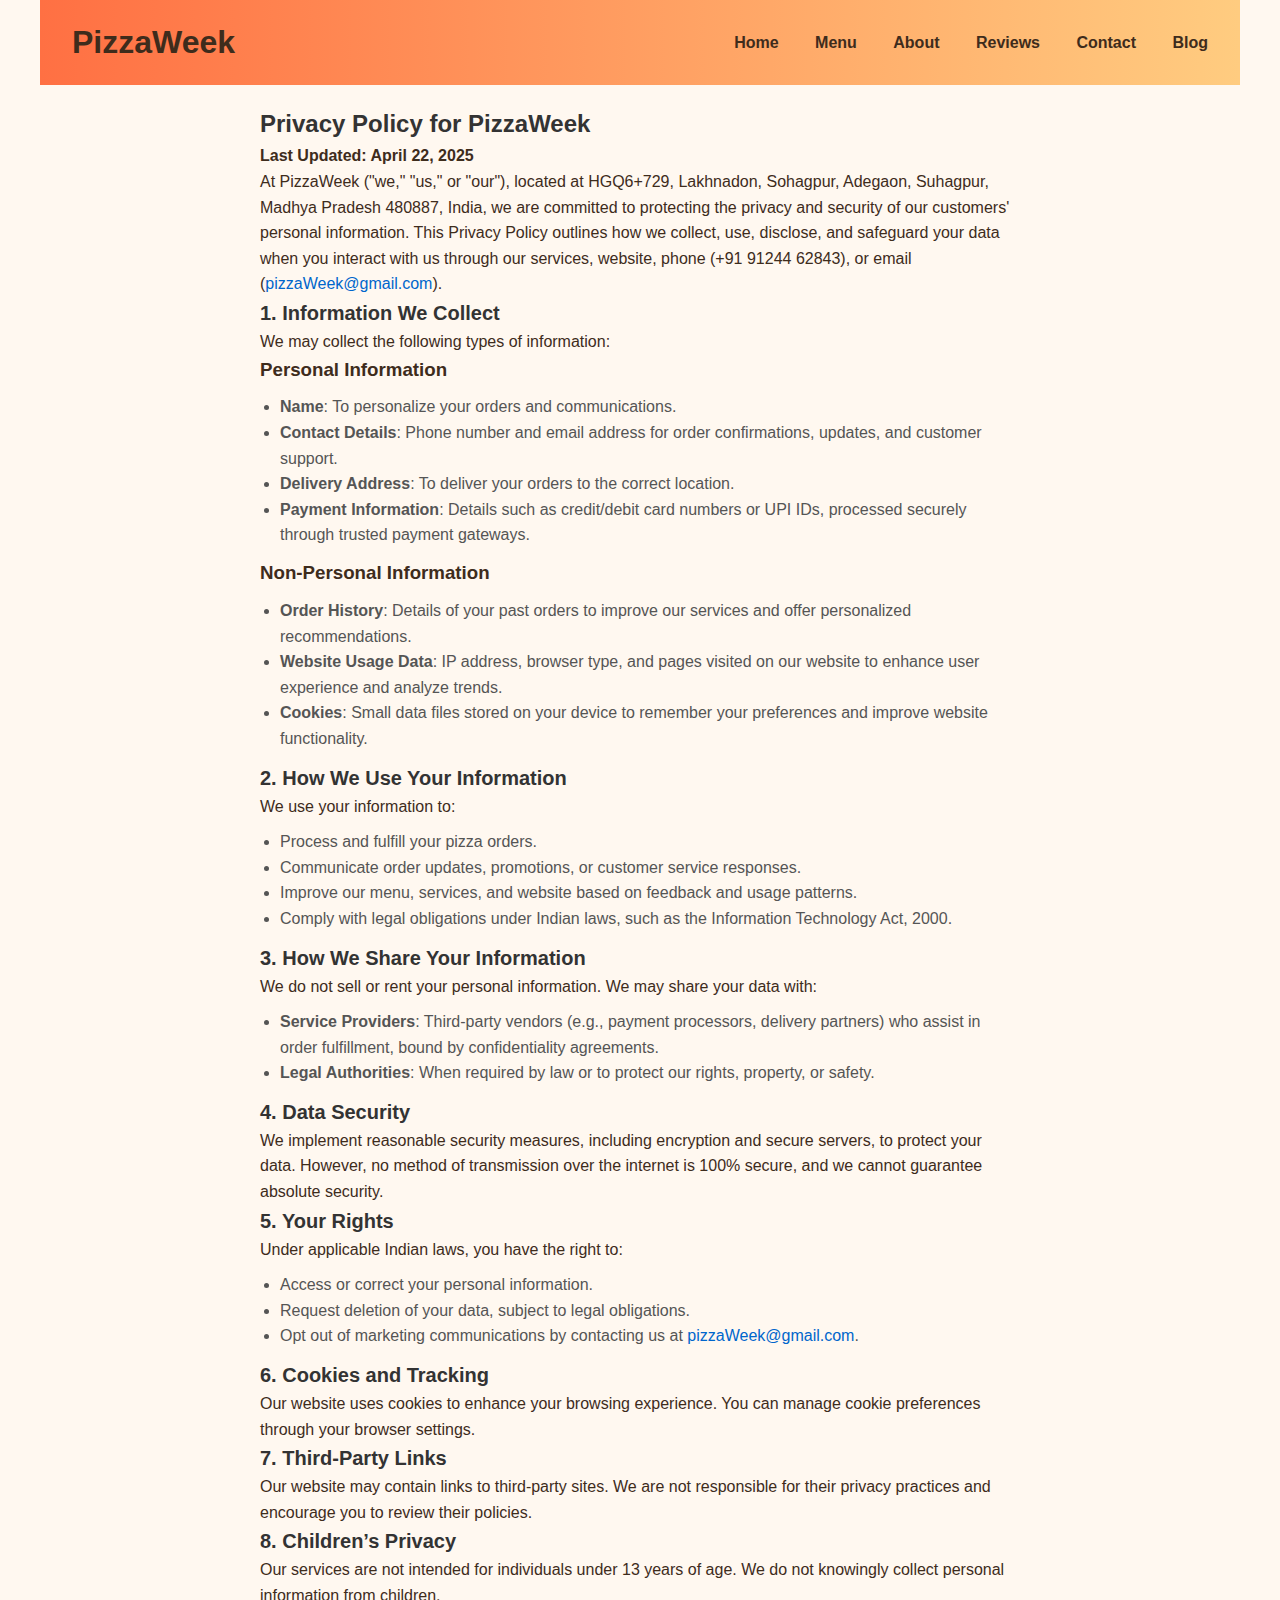
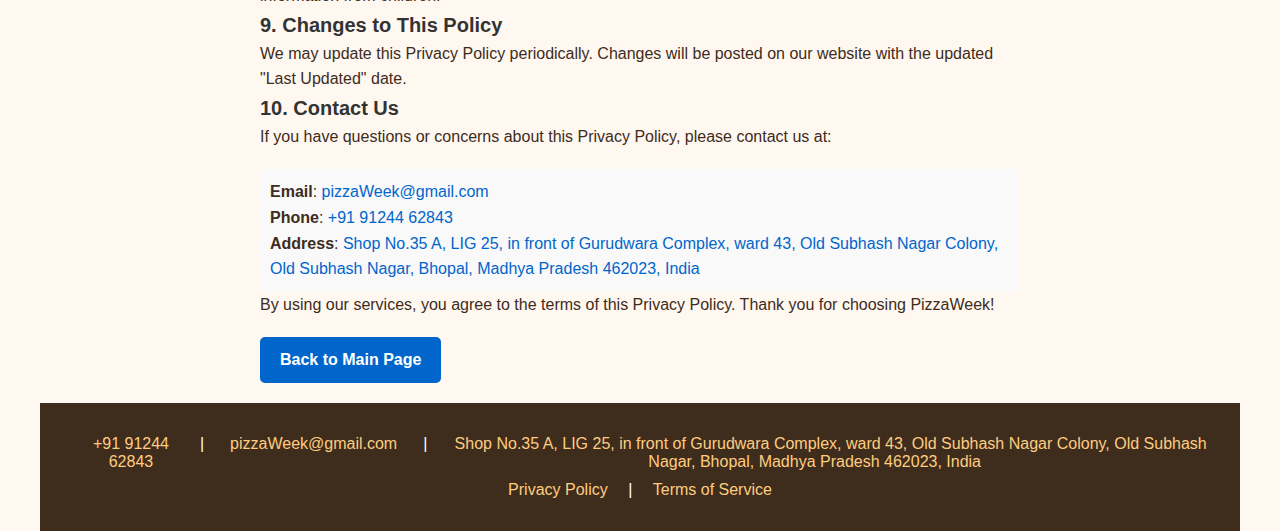
<file: privacy-policy.html>
<!DOCTYPE html>
<html lang="en">
	<head>
		<meta charset="UTF-8" />
		<meta name="viewport" content="width=device-width, initial-scale=1.0" />
		<meta
			name="description"
			content="Read our privacy policy to understand how PizzaWeek collects, uses, and protects your personal data and privacy rights."
		/>
		<meta name="robots" content="noindex, follow" />
		<title>Privacy Policy - PizzaWeek</title>
		<link rel="stylesheet" href="css/styles.css" />
		<link rel="stylesheet" href="css/privacy.css" />
		<link rel="icon" href="images/favicon.ico" type="image/x-icon" />
	</head>
	<body>
		<header>
			<a class="header-logo" href="index.html">PizzaWeek</a>
			<nav>
				<a href="index.html">Home</a>
				<a href="menu.html">Menu</a>
				<a href="aboutus.html">About</a>
				<a href="reviews.html">Reviews</a>
				<a href="contact.html">Contact</a>
				<a href="blog.html">Blog</a>
			</nav>
		</header>

		<main class="privacy">
			<h1>Privacy Policy for PizzaWeek</h1>
			<p><strong>Last Updated: April 22, 2025</strong></p>
			<p>
				At PizzaWeek ("we," "us," or "our"), located at HGQ6+729, Lakhnadon,
				Sohagpur, Adegaon, Suhagpur, Madhya Pradesh 480887, India, we are
				committed to protecting the privacy and security of our customers'
				personal information. This Privacy Policy outlines how we collect, use,
				disclose, and safeguard your data when you interact with us through our
				services, website, phone (+91 91244 62843), or email (<a
					href="mailto:pizzaWeek@gmail.com"
					>pizzaWeek@gmail.com</a
				>).
			</p>

			<h2>1. Information We Collect</h2>
			<p>We may collect the following types of information:</p>
			<h3>Personal Information</h3>
			<ul>
				<li>
					<strong>Name</strong>: To personalize your orders and communications.
				</li>
				<li>
					<strong>Contact Details</strong>: Phone number and email address for
					order confirmations, updates, and customer support.
				</li>
				<li>
					<strong>Delivery Address</strong>: To deliver your orders to the
					correct location.
				</li>
				<li>
					<strong>Payment Information</strong>: Details such as credit/debit
					card numbers or UPI IDs, processed securely through trusted payment
					gateways.
				</li>
			</ul>

			<h3>Non-Personal Information</h3>
			<ul>
				<li>
					<strong>Order History</strong>: Details of your past orders to improve
					our services and offer personalized recommendations.
				</li>
				<li>
					<strong>Website Usage Data</strong>: IP address, browser type, and
					pages visited on our website to enhance user experience and analyze
					trends.
				</li>
				<li>
					<strong>Cookies</strong>: Small data files stored on your device to
					remember your preferences and improve website functionality.
				</li>
			</ul>

			<h2>2. How We Use Your Information</h2>
			<p>We use your information to:</p>
			<ul>
				<li>Process and fulfill your pizza orders.</li>
				<li>
					Communicate order updates, promotions, or customer service responses.
				</li>
				<li>
					Improve our menu, services, and website based on feedback and usage
					patterns.
				</li>
				<li>
					Comply with legal obligations under Indian laws, such as the
					Information Technology Act, 2000.
				</li>
			</ul>

			<h2>3. How We Share Your Information</h2>
			<p>
				We do not sell or rent your personal information. We may share your data
				with:
			</p>
			<ul>
				<li>
					<strong>Service Providers</strong>: Third-party vendors (e.g., payment
					processors, delivery partners) who assist in order fulfillment, bound
					by confidentiality agreements.
				</li>
				<li>
					<strong>Legal Authorities</strong>: When required by law or to protect
					our rights, property, or safety.
				</li>
			</ul>

			<h2>4. Data Security</h2>
			<p>
				We implement reasonable security measures, including encryption and
				secure servers, to protect your data. However, no method of transmission
				over the internet is 100% secure, and we cannot guarantee absolute
				security.
			</p>

			<h2>5. Your Rights</h2>
			<p>Under applicable Indian laws, you have the right to:</p>
			<ul>
				<li>Access or correct your personal information.</li>
				<li>Request deletion of your data, subject to legal obligations.</li>
				<li>
					Opt out of marketing communications by contacting us at
					<a href="mailto:pizzaWeek@gmail.com">pizzaWeek@gmail.com</a>.
				</li>
			</ul>

			<h2>6. Cookies and Tracking</h2>
			<p>
				Our website uses cookies to enhance your browsing experience. You can
				manage cookie preferences through your browser settings.
			</p>

			<h2>7. Third-Party Links</h2>
			<p>
				Our website may contain links to third-party sites. We are not
				responsible for their privacy practices and encourage you to review
				their policies.
			</p>

			<h2>8. Children’s Privacy</h2>
			<p>
				Our services are not intended for individuals under 13 years of age. We
				do not knowingly collect personal information from children.
			</p>

			<h2>9. Changes to This Policy</h2>
			<p>
				We may update this Privacy Policy periodically. Changes will be posted
				on our website with the updated "Last Updated" date.
			</p>

			<h2>10. Contact Us</h2>
			<p>
				If you have questions or concerns about this Privacy Policy, please
				contact us at:
			</p>
			<div class="contact-info">
				<p>
					<strong>Email</strong>:
					<a href="mailto:pizzaWeek@gmail.com">pizzaWeek@gmail.com</a>
				</p>
				<p>
					<strong>Phone</strong>:
					<a href="tel:+919124462843">+91 91244 62843 </a>
				</p>
				<p>
					<strong>Address</strong>:
					<a
						href="https://maps.app.goo.gl/tVL9f4VHpCsZ3Awj8"
						target="_blank"
						rel="noopener noreferrer"
					>
						Shop No.35 A, LIG 25, in front of Gurudwara Complex, ward 43, Old
						Subhash Nagar Colony, Old Subhash Nagar, Bhopal, Madhya Pradesh
						462023, India
					</a>
				</p>
			</div>

			<p>
				By using our services, you agree to the terms of this Privacy Policy.
				Thank you for choosing PizzaWeek!
			</p>

			<a href="index.html" class="back-button">Back to Main Page</a>
		</main>

		<footer>
			<div class="footer-contacts">
				<a href="tel:+919124462843">+91 91244 62843</a>
				<p class="footer-line">|</p>
				<a href="mailto:pizzaWeek@gmail.com">pizzaWeek@gmail.com</a>
				<p class="footer-line">|</p>
				<p>
					<a
						href="https://maps.app.goo.gl/tVL9f4VHpCsZ3Awj8"
						target="_blank"
						rel="noopener noreferrer"
					>
						Shop No.35 A, LIG 25, in front of Gurudwara Complex, ward 43, Old
						Subhash Nagar Colony, Old Subhash Nagar, Bhopal, Madhya Pradesh
						462023, India
					</a>
				</p>
			</div>
			<p>
				<a href="privacy-policy.html">Privacy Policy</a> |
				<a href="terms-conditions.html">Terms of Service</a>
			</p>
		</footer>
	</body>
</html>
</file>
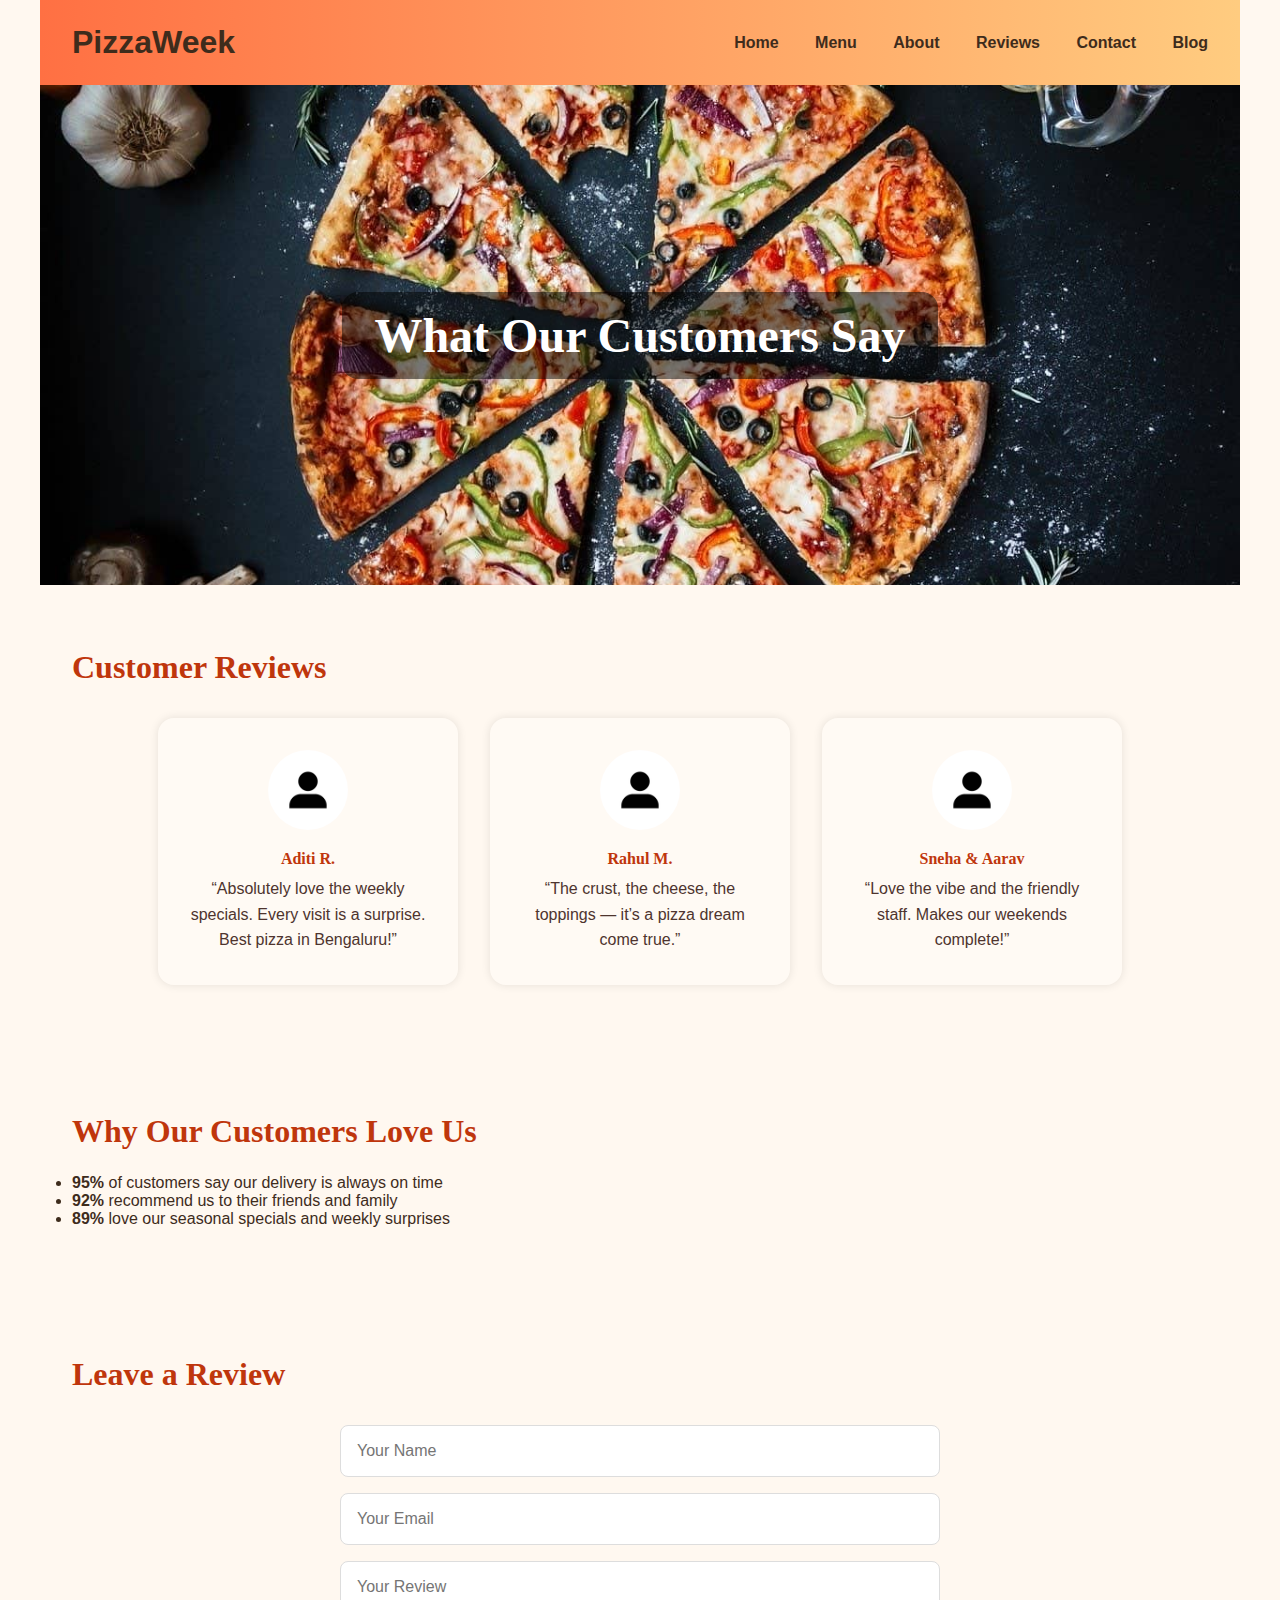
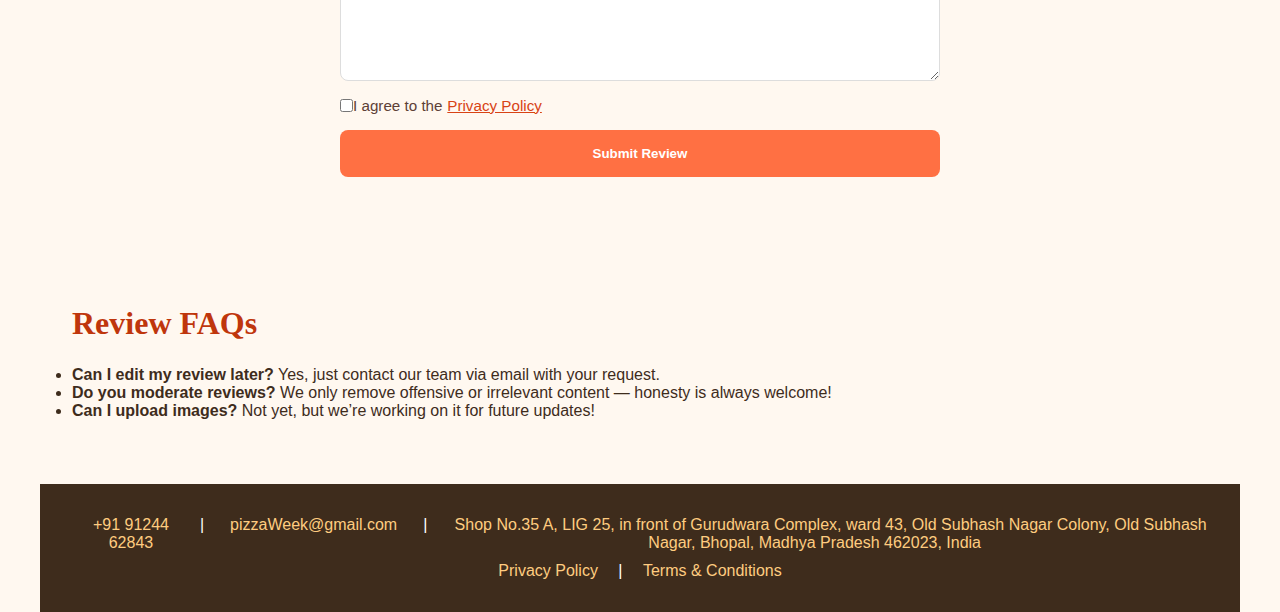
<file: reviews.html>
<!DOCTYPE html>
<html lang="en">
	<head>
		<meta charset="UTF-8" />
		<meta name="viewport" content="width=device-width, initial-scale=1.0" />
		<meta
			name="description"
			content="Read what our happy customers are saying about their experience with PizzaWeek. Honest reviews, feedback, and pizza love!"
		/>
		<title>Reviews – PizzaWeek</title>
		<link rel="stylesheet" href="css/styles.css" />
		<link rel="stylesheet" href="css/reviews.css" />
		<link rel="icon" href="images/favicon.ico" type="image/x-icon" />
		<link
			rel="stylesheet"
			href="fonts/Inter/Inter-Italic-VariableFont_opsz,wght.ttf"
		/>
		<link
			rel="stylesheet"
			href="fonts/Playfair_Display/PlayfairDisplay-VariableFont_wght.ttf"
		/>
	</head>
	<body>
		<header>
			<a class="header-logo" href="index.html">PizzaWeek</a>
			<nav>
				<a href="index.html">Home</a>
				<a href="menu.html">Menu</a>
				<a href="aboutus.html">About</a>
				<a href="reviews.html">Reviews</a>
				<a href="contact.html">Contact</a>
				<a href="blog.html">Blog</a>
			</nav>
		</header>

		<main class="main reviews-hero">
			<img
				src="images/pizzaBgrReviews.jpg"
				alt="background"
				class="reviews-bg-img"
			/>
			<h1>What Our Customers Say</h1>
		</main>

		<section class="section">
			<h3>Customer Reviews</h3>
			<div class="reviews-grid">
				<div class="review-card">
					<img src="images/profile.jpg" alt="Customer Aditi" />
					<h4>Aditi R.</h4>
					<p>
						“Absolutely love the weekly specials. Every visit is a surprise.
						Best pizza in Bengaluru!”
					</p>
				</div>
				<div class="review-card">
					<img src="images/profile.jpg" alt="Customer Rahul" />
					<h4>Rahul M.</h4>
					<p>
						“The crust, the cheese, the toppings — it’s a pizza dream come
						true.”
					</p>
				</div>
				<div class="review-card">
					<img src="images/profile.jpg" alt="Customer Sneha & Aarav" />
					<h4>Sneha & Aarav</h4>
					<p>
						“Love the vibe and the friendly staff. Makes our weekends complete!”
					</p>
				</div>
			</div>
		</section>

		<section class="section review-stats">
			<h3>Why Our Customers Love Us</h3>
			<ul>
				<li>
					<strong>95%</strong> of customers say our delivery is always on time
				</li>
				<li><strong>92%</strong> recommend us to their friends and family</li>
				<li>
					<strong>89%</strong> love our seasonal specials and weekly surprises
				</li>
			</ul>
		</section>

		<section class="section leave-review">
			<h3>Leave a Review</h3>
			<form action="thanks_form.php" method="post">
				<input type="text" name="name" placeholder="Your Name" required />
				<input type="email" name="email" placeholder="Your Email" required />
				<textarea name="message" placeholder="Your Review" required></textarea>
				<label>
					<input type="checkbox" name="privacy" value="on" required />
					I agree to the
					<a href="privacy-policy.html" target="_blank">Privacy Policy</a>
				</label>
				<button type="submit">Submit Review</button>
			</form>
		</section>

		<section class="section faq-section">
			<h3>Review FAQs</h3>
			<ul>
				<li>
					<strong>Can I edit my review later?</strong> Yes, just contact our
					team via email with your request.
				</li>
				<li>
					<strong>Do you moderate reviews?</strong> We only remove offensive or
					irrelevant content — honesty is always welcome!
				</li>
				<li>
					<strong>Can I upload images?</strong> Not yet, but we’re working on it
					for future updates!
				</li>
			</ul>
		</section>

		<footer>
			<div class="footer-contacts">
				<a href="tel:+919124462843">+91 91244 62843</a>
				<p class="footer-line">|</p>
				<a href="mailto:pizzaWeek@gmail.com">pizzaWeek@gmail.com</a>
				<p class="footer-line">|</p>
				<p>
					<a
						href="https://maps.app.goo.gl/tVL9f4VHpCsZ3Awj8"
						target="_blank"
						rel="noopener noreferrer"
					>
						Shop No.35 A, LIG 25, in front of Gurudwara Complex, ward 43, Old
						Subhash Nagar Colony, Old Subhash Nagar, Bhopal, Madhya Pradesh
						462023, India
					</a>
				</p>
			</div>
			<p>
				<a href="privacy-policy.html">Privacy Policy</a> |
				<a href="terms-conditions.html">Terms & Conditions</a>
			</p>
		</footer>
	</body>
</html>
</file>
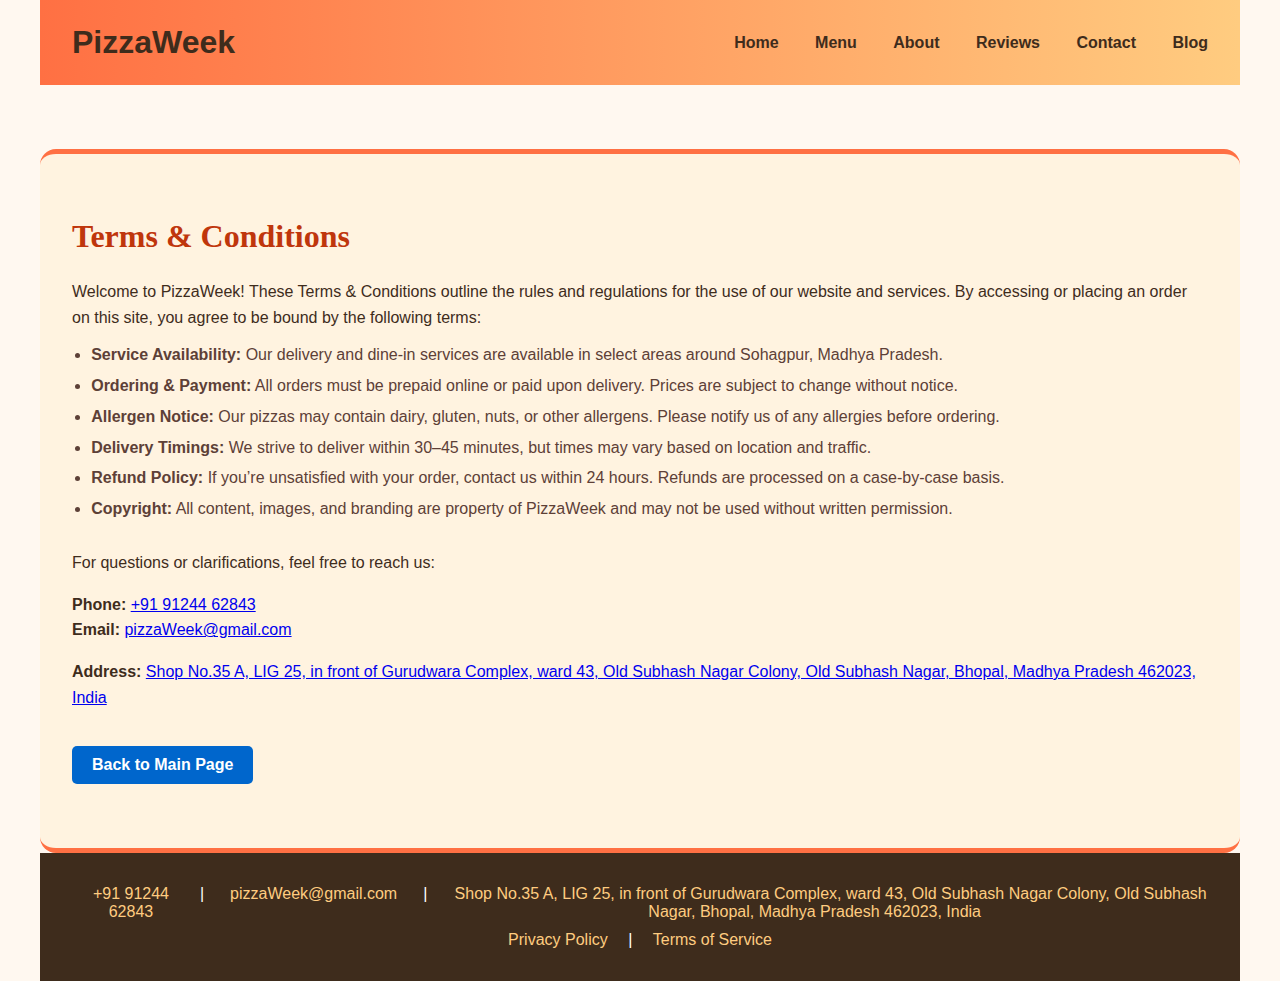
<file: terms-conditions.html>
<!DOCTYPE html>
<html lang="en">
<head>
  <meta charset="UTF-8" />
  <meta http-equiv="X-UA-Compatible" content="IE=edge" />
  <meta name="viewport" content="width=device-width, initial-scale=1.0" />
  <meta name="description" content="Review the terms of use for PizzaWeek. Understand your rights and responsibilities when using our website and services." />
  <meta name="robots" content="noindex, follow" />
  <link rel="icon" href="images/favicon.ico" type="image/x-icon" />
  <title>PizzaWeek Terms of Use: Know Your Rights</title>
  <link rel="stylesheet" href="css/terms.css" />
  <link rel="stylesheet" href="css/styles.css">
</head>
<body>
  <header>
    <h1>PizzaWeek</h1>
    <nav>
      <a href="index.html">Home</a>
      <a href="menu.html">Menu</a>
      <a href="aboutus.html">About</a>
      <a href="reviews.html">Reviews</a>
      <a href="contact.html">Contact</a>
      <a href="blog.html">Blog</a>
    </nav>
  </header>

  <main class="section" id="terms">
    <h3>Terms & Conditions</h3>
    <p>
      Welcome to PizzaWeek! These Terms & Conditions outline the rules and
      regulations for the use of our website and services. By accessing or
      placing an order on this site, you agree to be bound by the following
      terms:
    </p>
    <ul class="terms-list">
      <li>
        <strong>Service Availability:</strong> Our delivery and dine-in
        services are available in select areas around Sohagpur, Madhya
        Pradesh.
      </li>
      <li>
        <strong>Ordering & Payment:</strong> All orders must be prepaid online
        or paid upon delivery. Prices are subject to change without notice.
      </li>
      <li>
        <strong>Allergen Notice:</strong> Our pizzas may contain dairy,
        gluten, nuts, or other allergens. Please notify us of any allergies
        before ordering.
      </li>
      <li>
        <strong>Delivery Timings:</strong> We strive to deliver within 30–45
        minutes, but times may vary based on location and traffic.
      </li>
      <li>
        <strong>Refund Policy:</strong> If you’re unsatisfied with your order,
        contact us within 24 hours. Refunds are processed on a case-by-case
        basis.
      </li>
      <li>
        <strong>Copyright:</strong> All content, images, and branding are
        property of PizzaWeek and may not be used without written permission.
      </li>
    </ul>
    <p class="terms-contact">
      For questions or clarifications, feel free to reach us:
    </p>
    <p>
      <strong>Phone:</strong>  <a href="tel:+919124462843">+91 91244 62843</a><br />
     
      <strong>Email:</strong>
      <a href="mailto:pizzaWeek@gmail.com">pizzaWeek@gmail.com</a><br />
      <p>
        <strong>Address:</strong>
        <a href="https://maps.app.goo.gl/tVL9f4VHpCsZ3Awj8"
           target="_blank"
           rel="noopener noreferrer">
          Shop No.35 A, LIG 25, in front of Gurudwara Complex, ward 43,
          Old Subhash Nagar Colony, Old Subhash Nagar, Bhopal, Madhya Pradesh
          462023, India
        </a>
      </p>
    </p>

    <a href="index.html" class="back-button">Back to Main Page</a>
  </main>

  <footer>
    <div class="footer-contacts">
      <a href="tel:+919124462843">+91 91244 62843</a>
      <p class="footer-line">|</p>
      <a href="mailto:pizzaWeek@gmail.com">pizzaWeek@gmail.com</a>
      <p class="footer-line">|</p>
      <p>
        <a href="https://maps.app.goo.gl/tVL9f4VHpCsZ3Awj8"
           target="_blank"
           rel="noopener noreferrer">
          Shop No.35 A, LIG 25, in front of Gurudwara Complex, ward 43,
          Old Subhash Nagar Colony, Old Subhash Nagar, Bhopal, Madhya Pradesh
          462023, India
        </a>
      </p>
    </div>
    <p>
      <a href="privacy-policy.html">Privacy Policy</a> |
      <a href="terms-conditions.html">Terms of Service</a>
    </p>
  </footer>
</body>
</html>
</file>
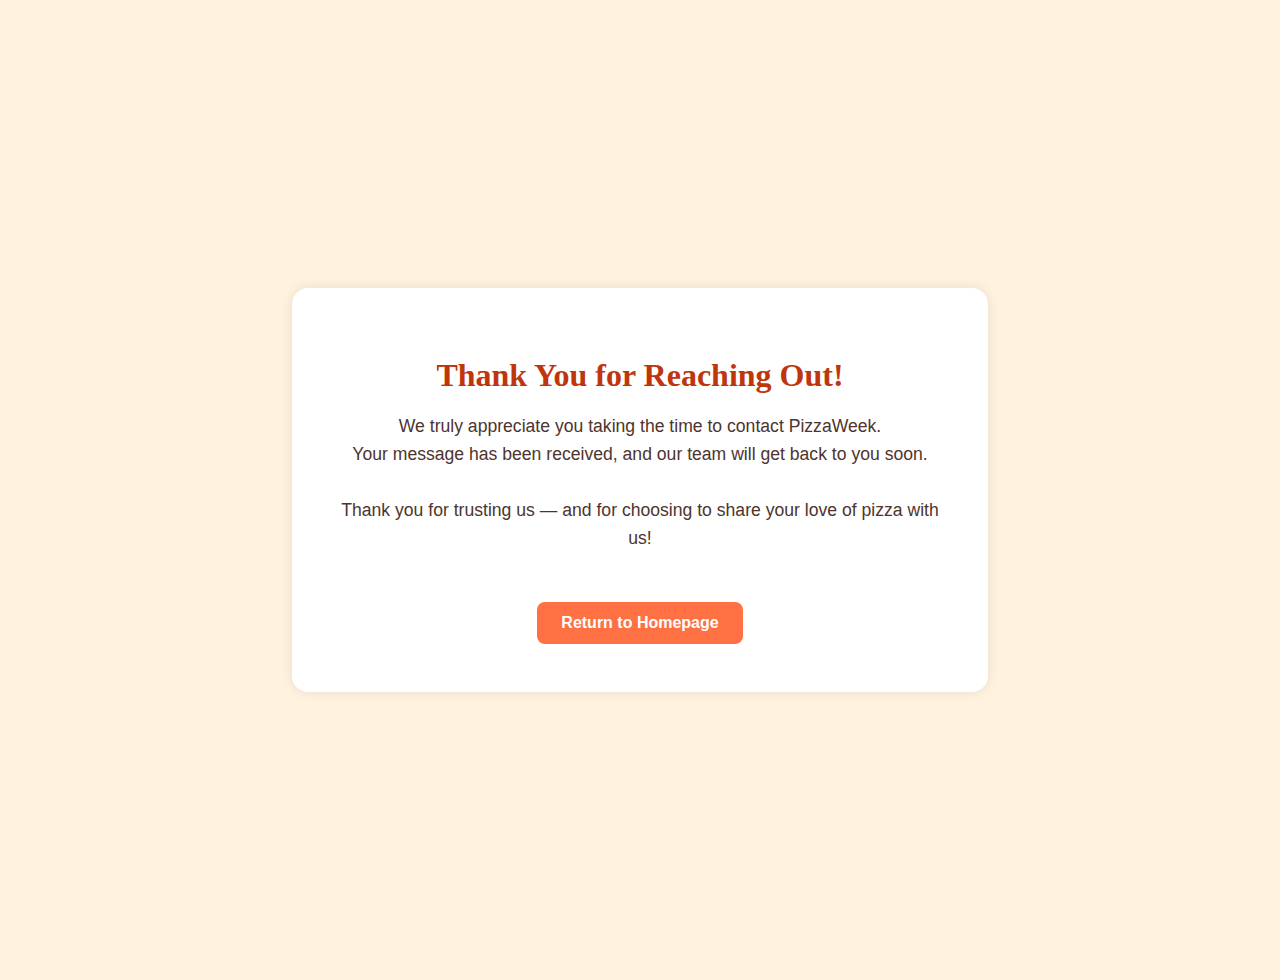
<file: thanks.html>
<!DOCTYPE html>
<html lang="en">
	<head>
		<meta charset="UTF-8" />
		<meta name="viewport" content="width=device-width, initial-scale=1.0" />

		<meta
			name="description"
			content="Thank you for contacting PizzaWeek! We appreciate your message and will respond shortly."
		/>
		<meta name="robots" content="noindex, follow" />

		<link rel="icon" href="images/favicon.ico" type="image/x-icon" />

		<title>Thank You – PizzaWeek</title>
		<link rel="stylesheet" href="css/thanks.css" />
	</head>

	<body>
		<main class="thanks-box">
			<h1>Thank You for Reaching Out!</h1>
			<p>
				We truly appreciate you taking the time to contact PizzaWeek.<br />
				Your message has been received, and our team will get back to you
				soon.<br /><br />
				Thank you for trusting us — and for choosing to share your love of pizza
				with us!
			</p>
			<a href="index.html">Return to Homepage</a>
		</main>
	</body>
</html>
</file>
<file: css/styles.css>
* {
	box-sizing: border-box;
	scroll-behavior: smooth;
	margin: 0;
	padding: 0;
	box-sizing: border-box;
}

body {
	margin: 0;
	font-family: "Inter", sans-serif;
	background: #fff8f0;
	color: #3e2c1c;
}

header {
	background: linear-gradient(90deg, #ff7043, #ffcc80);
	padding: 1.5rem 2rem;
	display: flex;
	justify-content: space-between;
	align-items: center;
}

.header-logo {
	font-family: "Inter", sans-serif;
	font-size: 2rem;
	color: #3e2c1c;
	text-decoration: none;
	font-weight: 600;
}

nav a {
	margin-left: 2rem;
	color: #3e2c1c;
	font-weight: 600;
	text-decoration: none;
}

.home-hero {
	position: relative;
	max-height: 500px;
	height: 70vh;
	display: flex;
	align-items: center;
	justify-content: center;
	text-align: center;
	overflow: hidden;
}

.hero-bg-img {
	position: absolute;
	inset: 0;
	width: 100%;
	height: 100%;
	object-fit: cover;
	z-index: 0;
	pointer-events: none;
}

.home-hero h1 {
	position: relative;
	z-index: 1;
	color: white;
	background: rgba(0, 0, 0, 0.5);
	padding: 1rem 2rem;
	border-radius: 1rem;
	font-family: "Playfair Display", serif;
}

nav a:hover {
	color: #fff;
}

.main {
	height: 90vh;
	display: flex;
	justify-content: center;
	align-items: center;
	text-align: center;
	padding: 2rem;
	max-height: 500px;
}

.main h1 {
	font-size: 3rem;
	color: white;
	background: rgba(0, 0, 0, 0.5);
	padding: 1rem 2rem;
	border-radius: 1rem;
}

.section {
	padding: 4rem 2rem;
	max-width: 1200px;
	margin: 0 auto;
}

.section h3 {
	font-family: "Playfair Display", serif;
	font-size: 2rem;
	color: #bf360c;
	margin-bottom: 1.5rem;
}

.section p {
	line-height: 1.6;
}

.image-grid {
	display: flex;
	gap: 1rem;
	flex-wrap: wrap;
	justify-content: center;
	margin-top: 2rem;
}

.image-grid img {
	border-radius: 1rem;
	max-width: 100%;
}

.pizza-menu {
	max-width: 270px !important;
}

footer {
	background: #3e2c1c;
	color: #fff;
	padding: 2rem;
	text-align: center;
}

footer a {
	color: #ffcc80;
	margin: 0 1rem;
	text-decoration: none;
}

.form-section form {
	display: flex;
	flex-direction: column;
	gap: 1rem;
}

.form-section input,
.form-section textarea {
	padding: 1rem;
	border-radius: 0.5rem;
	border: none;
}

.form-section button {
	background: #ff7043;
	border: none;
	color: white;
	padding: 1rem;
	border-radius: 0.5rem;
	font-weight: bold;
	cursor: pointer;
}

.footer-contacts {
	display: flex;
	flex-direction: row;
	gap: 10px;
	justify-content: center;
	margin-bottom: 10px;
}

.footer-line {
	display: block;
}

.best-sellers-pizza {
	max-width: 300px !important;
}

@media screen and (max-width: 600px) {
	.footer-line {
		display: none;
	}

	.footer-contacts {
		display: flex;
		flex-direction: column;
		gap: 10px;
		justify-content: center;
		margin-bottom: 10px;
	}
}

.form-section {
	background: #fff3e0;
	padding: 4rem 2rem;
	border-radius: 1rem;
	max-width: 700px;
	margin: 0 auto;
}

.form-section h3 {
	font-family: "Playfair Display", serif;
	font-size: 2rem;
	color: #bf360c;
	margin-bottom: 1.5rem;
	text-align: center;
}

.form-section form {
	display: flex;
	flex-direction: column;
	gap: 1.2rem;
}

.form-section input,
.form-section textarea {
	padding: 1rem;
	border-radius: 0.5rem;
	border: 1px solid #ddd;
	font-size: 1rem;
	font-family: "Inter", sans-serif;
	background: #fffaf4;
	color: #3e2c1c;
	transition: box-shadow 0.3s ease;
}

.form-section input:focus,
.form-section textarea:focus {
	outline: none;
	box-shadow: 0 0 5px #ff7043;
}

.form-section textarea {
	resize: vertical;
	min-height: 120px;
}

.form-section label {
	display: flex;
	align-items: center;
	font-size: 0.95rem;
	color: #5d4037;
	line-height: 1.4;
}

.form-section input[type="checkbox"] {
	margin-right: 0.5rem;
	width: 1rem;
	height: 1rem;
	accent-color: #ff7043;
	cursor: pointer;
}

.form-section label a {
	color: #d84315;
	text-decoration: underline;
	margin-left: 0.3rem;
}

.form-section label a:hover {
	color: #bf360c;
}

.form-section button {
	background: #ff7043;
	border: none;
	color: white;
	padding: 1rem;
	border-radius: 0.5rem;
	font-weight: bold;
	font-size: 1rem;
	cursor: pointer;
	transition: background 0.3s ease, transform 0.2s;
}

.form-section button:hover {
	background: #e64a19;
	transform: translateY(-2px);
}

@media screen and (max-width: 600px) {
	.form-section {
		padding: 3rem 1rem;
	}
}

* {
	box-sizing: border-box;
	scroll-behavior: smooth;
	margin: 0;
	padding: 0;
}

body {
	margin: 0;
	font-family: "Inter", sans-serif;
	background: #fff8f0;
	color: #3e2c1c;
}

header,
footer,
.main,
.section {
	max-width: 1200px;
	margin: 0 auto;
	padding-left: 1rem;
	padding-right: 1rem;
}

header {
	background: linear-gradient(90deg, #ff7043, #ffcc80);
	padding: 1.5rem 2rem;
	display: flex;
	justify-content: space-between;
	align-items: center;
}

nav a {
	margin-left: 2rem;
	color: #3e2c1c;
	font-weight: 600;
	text-decoration: none;
}

nav a:hover {
	color: #fff;
}

.main h2 {
	font-size: 3rem;
	color: white;
	background: rgba(0, 0, 0, 0.5);
	padding: 1rem 2rem;
	border-radius: 1rem;
	text-align: center;
}

.section {
	padding: 4rem 2rem;
}

.section h3 {
	font-family: "Playfair Display", serif;
	font-size: 2rem;
	color: #bf360c;
	margin-bottom: 1.5rem;
}

.section p {
	line-height: 1.6;
}

.image-grid {
	display: flex;
	gap: 1rem;
	flex-wrap: wrap;
	justify-content: center;
	margin-top: 2rem;
}

.image-grid img {
	border-radius: 1rem;
}

footer {
	background: #3e2c1c;
	color: #fff;
	padding: 2rem;
	text-align: center;
}

footer a {
	color: #ffcc80;
	margin: 0 1rem;
	text-decoration: none;
}

.footer-contacts {
	display: flex;
	flex-direction: row;
	gap: 10px;
	justify-content: center;
	margin-bottom: 10px;
}

.footer-line {
	display: block;
}

@media screen and (max-width: 600px) {
	.footer-line {
		display: none;
	}

	.footer-contacts {
		flex-direction: column;
		align-items: center;
	}

	.main h2 {
		font-size: 2rem;
		padding: 1rem;
	}

	.section {
		padding: 2rem 1rem;
	}
}

.chef-img {
	max-width: 400px !important;
}

.menu-highlight-card,
.pizza-moment-card {
	position: relative;
	display: flex;
	flex-direction: column;
	align-items: center;
	margin-bottom: 1rem;
}

.order-btn {
	margin-top: auto; 
	display: block;
	padding: 0.7rem 1.8rem;
	background: linear-gradient(90deg, #ff7043 30%, #ffcc80 100%);
	color: #3e2c1c;
	font-weight: 600;
	border: none;
	border-radius: 2rem;
	text-decoration: none;
	transition: background 0.3s, color 0.3s, transform 0.2s;
	box-shadow: 0 2px 8px rgba(255, 112, 67, 0.09);
	letter-spacing: 1px;
	margin-bottom: 0; 
	margin-top: 10px;
}

.order-btn:hover {
	background: linear-gradient(90deg, #ffcc80 0%, #ff7043 100%);
	color: #fff;
	transform: scale(1.07);
}



@media (max-width: 700px) {
	.menu-highlight-card,
	.pizza-moment-card {
		width: 100%;
	}
}
</file>
<file: css/aboutUs.css>
.about-hero {
	position: relative;
	max-height: 500px;
	height: 70vh;
	display: flex;
	align-items: center;
	justify-content: center;
	text-align: center;
	overflow: hidden;
}
.about-bg-img {
	position: absolute;
	inset: 0;
	width: 100%;
	height: 100%;
	object-fit: cover;
	z-index: 0;
	pointer-events: none;
}
.about-hero h1 {
	position: relative;
	z-index: 1;
	color: white;
	background: rgba(0,0,0,0.5);
	padding: 1rem 2rem;
	border-radius: 1rem;
	font-family: "Playfair Display", serif;
}

.about-intro h2 {
	color: #fff;
	background: rgba(0, 0, 0, 0.6);
	padding: 1rem 2rem;
	border-radius: 1rem;
	font-size: 2.5rem;
	font-family: "Playfair Display", serif;
}

.image-grid img {
	border-radius: 1rem;
	box-shadow: 0 0 12px rgba(0, 0, 0, 0.1);
	transition: transform 0.3s ease;
	max-width: 400px;
}

.image-grid img:hover {
	transform: scale(1.03);
}

.section p {
	max-width: 800px;
	margin: 0 auto 2rem;
	font-size: 1.1rem;
	color: #4e342e;
}

.section h3 {
	color: #d84315;
	margin-bottom: 1rem;
}

.images{
	max-width: 400px;
}

@media screen and (max-width: 768px) {
	.about-intro {
		height: 50vh;
		padding: 2rem;
	}

	.about-intro h2 {
		font-size: 2rem;
		padding: 0.5rem 1rem;
	}

	.image-grid {
		flex-direction: column;
		align-items: center;
	}

	.image-grid img {
		width: 90%;
		margin-bottom: 1rem;
	}
}
</file>
<file: css/blog.css>
.blog-hero {
	position: relative;
	max-height: 500px;
	height: 70vh;
	display: flex;
	align-items: center;
	justify-content: center;
	text-align: center;
	overflow: hidden;
}

.hero-bg-img {
	position: absolute;
	inset: 0;
	width: 100%;
	height: 100%;
	object-fit: cover;
	z-index: 0;
	pointer-events: none;
}

.blog-hero h1 {
	position: relative;
	z-index: 1;
	color: white;
	background: rgba(0,0,0,0.5);
	padding: 1rem 2rem;
	border-radius: 1rem;
	font-family: "Playfair Display", serif;
}

.rounded-img {
	border-radius: 1rem;
}

.mt-1 {
	margin-top: 1rem;
}

.pizza-quote {
	font-style: italic;
	color: #5d4037;
	padding: 1rem;
	border-left: 4px solid #ff7043;
	background: #fff8f0;
	border-radius: 0.5rem;
}

.images{
	max-width: 500px!important;
}
</file>
<file: css/contact.css>
.main.contact-hero {
	position: relative;
	max-height: 500px;
	height: 60vh;
	display: flex;
	align-items: center;
	justify-content: center;
	text-align: center;
	overflow: hidden;
}

.contact-bg-img {
	position: absolute;
	inset: 0;
	width: 100%;
	height: 100%;
	object-fit: cover;
	z-index: 0;
	pointer-events: none;
}

.contact-hero h1 {
	position: relative;
	z-index: 1;
	color: white;
	background: rgba(0,0,0,0.5);
	padding: 1rem 2rem;
	border-radius: 1rem;
	font-family: "Playfair Display", serif;
	font-size: 2.5rem;
	text-align: center;
}

.contact-wrapper {
	display: flex;
	flex-wrap: wrap;
	gap: 2rem;
	justify-content: space-between;
	align-items: flex-start;
	max-width: 1200px;
	margin: 0 auto;
}

.contact-details {
	flex: 1 1 300px;
	font-size: 1rem;
	color: #4e342e;
	line-height: 1.7;
}

.contact-details a {
	color: #d84315;
	text-decoration: none;
}

.contact-details a:hover {
	text-decoration: underline;
}

.contact-map {
	flex: 1 1 400px;
}

.map-frame {
	width: 100%;
	height: 300px;
	border: 0;
	border-radius: 1rem;
	display: block;
}

@media screen and (max-width: 768px) {
	.contact-wrapper {
		flex-direction: column;
	}

	.map-frame {
		height: 220px;
	}
	.contact-hero h1 {
		font-size: 1.5rem;
		padding: 0.7rem 1rem;
	}
}
</file>
<file: css/menu.css>
.main {
	display: flex;
	align-items: center;
	justify-content: center;
	text-align: center;
	padding: 2rem;
}

.main h2 {
	font-size: 3rem;
	color: white;
	background: rgba(0, 0, 0, 0.6);
	padding: 1rem 2rem;
	border-radius: 1rem;
	font-family: "Playfair Display", serif;
}

.menu-grid {
	display: flex;
	flex-wrap: wrap;
	gap: 2rem;
	justify-content: center;
	margin-top: 2rem;
}

.menu-hero {
	position: relative;
	max-height: 500px;
	height: 70vh;
	display: flex;
	align-items: center;
	justify-content: center;
	text-align: center;
	overflow: hidden;
}

.hero-bg-img {
	position: absolute;
	inset: 0;
	width: 100%;
	height: 100%;
	object-fit: cover;
	z-index: 0;
	pointer-events: none; 
}

.menu-hero h1 {
	position: relative;
	z-index: 1;
	color: white;
	background: rgba(0,0,0,0.5);
	padding: 1rem 2rem;
	border-radius: 1rem;
	font-family: "Playfair Display", serif;
}

.menu-item {
	background: #fff8f0;
	border: 2px solid #ffcc80;
	border-radius: 1rem;
	padding: 1.5rem;
	width: 280px;
	text-align: center;
	transition: transform 0.3s ease, box-shadow 0.3s ease;
	box-shadow: 0 0 12px rgba(0, 0, 0, 0.08);
}

.menu-item:hover {
	transform: translateY(-5px);
	box-shadow: 0 6px 20px rgba(0, 0, 0, 0.15);
}

.menu-item img {
	width: 100%;
	height: auto;
	border-radius: 0.75rem;
	margin-bottom: 1rem;
}

.menu-item h4 {
	font-family: "Playfair Display", serif;
	font-size: 1.3rem;
	margin-bottom: 0.5rem;
	color: #bf360c;
}

.menu-item p {
	font-size: 0.95rem;
	color: #4e342e;
	line-height: 1.5;
}

.section h3 {
	font-size: 2rem;
	text-align: center;
	color: #d84315;
	font-family: "Playfair Display", serif;
	margin-bottom: 1rem;
	border-bottom: 2px solid #ffcc80;
	display: inline-block;
	padding-bottom: 0.5rem;
}


.menu-item {
	background: #fff8f0;
	border: 2px solid #ffcc80;
	border-radius: 1rem;
	padding: 1.5rem;
	width: 280px;
	text-align: center;
	transition: transform 0.3s ease, box-shadow 0.3s ease;
	box-shadow: 0 0 12px rgba(0, 0, 0, 0.08);

	display: flex;
	flex-direction: column;
}

.menu-item .order-btn {
	margin-top: auto; 
	display: block;
	padding: 0.7rem 1.8rem;
	background: linear-gradient(90deg, #ff7043 30%, #ffcc80 100%);
	color: #3e2c1c;
	font-weight: 600;
	border: none;
	border-radius: 2rem;
	text-decoration: none;
	transition: background 0.3s, color 0.3s, transform 0.2s;
	box-shadow: 0 2px 8px rgba(255, 112, 67, 0.09);
	letter-spacing: 1px;
	margin-bottom: 0; 
}

.menu-item .order-btn:hover {
	background: linear-gradient(90deg, #ffcc80 0%, #ff7043 100%);
	color: #fff;
	transform: scale(1.07);
}


@media screen and (max-width: 768px) {
	.menu-item {
		width: 90%;
	}

	.main h2 {
		font-size: 2rem;
		padding: 0.5rem 1rem;
	}

	.section h3 {
		font-size: 1.7rem;
	}
}
</file>
<file: css/privacy.css>
.privacy {
	font-family: Arial, sans-serif;
	line-height: 1.6;
	margin: 0;
	padding: 20px;
	max-width: 800px;
	margin-left: auto;
	margin-right: auto;
}

h1,
h2 {
	color: #333;
}

h1 {
	font-size: 24px;
}

h2 {
	font-size: 20px;
}

li {
	color: #555;
}

ul {
	margin: 10px 0;
	padding-left: 20px;
}

a {
	color: #0066cc;
	text-decoration: none;
}

.contact-info {
	margin-top: 20px;
	padding: 10px;
	background-color: #f9f9f9;
	border-radius: 5px;
}

.back-button {
	display: inline-block;
	margin-top: 20px;
	padding: 10px 20px;
	background-color: #0066cc;
	color: white;
	text-align: center;
	border-radius: 5px;
	text-decoration: none;
	font-weight: bold;
}

.back-button:hover {
	background-color: #0055aa;
	text-decoration: none;
}
</file>
<file: css/reviews.css>
.main h2 {
	font-size: 2.5rem;
	color: white;
	background: rgba(0, 0, 0, 0.5);
	padding: 1rem 2rem;
	border-radius: 1rem;
	text-align: center;
	font-family: "Playfair Display", serif;
}

.reviews-grid {
	display: flex;
	flex-wrap: wrap;
	gap: 2rem;
	justify-content: center;
	margin-top: 2rem;
}

.review-card {
	background: #fffaf4;
	border-radius: 1rem;
	padding: 2rem;
	text-align: center;
	width: 300px;
	box-shadow: 0 0 10px rgba(0, 0, 0, 0.1);
	transition: transform 0.3s ease;
}

.review-card:hover {
	transform: translateY(-5px);
}

.review-card img {
	width: 80px;
	height: 80px;
	border-radius: 50%;
	object-fit: cover;
	margin-bottom: 1rem;
}

.review-card h4 {
	margin-bottom: 0.5rem;
	color: #bf360c;
	font-family: "Playfair Display", serif;
}

.review-card p {
	font-size: 1rem;
	color: #4e342e;
}

.leave-review form {
	max-width: 600px;
	margin: 2rem auto 0;
	display: flex;
	flex-direction: column;
	gap: 1rem;
}

.leave-review input,
.leave-review textarea {
	padding: 1rem;
	border-radius: 0.5rem;
	border: 1px solid #ddd;
	font-family: "Inter", sans-serif;
	font-size: 1rem;
	background: #fff;
	color: #3e2c1c;
}

.leave-review textarea {
	resize: vertical;
	min-height: 120px;
}

.leave-review label {
	display: flex;
	align-items: center;
	font-size: 0.95rem;
	color: #5d4037;
}

.leave-review input[type=\"checkbox\"] {
	margin-right: 0.5rem;
	accent-color: #ff7043;
}

.leave-review label a {
	color: #d84315;
	margin-left: 0.3rem;
	text-decoration: underline;
}

.leave-review button {
	background: #ff7043;
	color: white;
	font-weight: bold;
	padding: 1rem;
	border-radius: 0.5rem;
	border: none;
	cursor: pointer;
	transition: background 0.3s ease;
}

.leave-review button:hover {
	background: #e64a19;
}

.reviews-hero {
	position: relative;
	max-height: 500px;
	height: 70vh;
	display: flex;
	align-items: center;
	justify-content: center;
	text-align: center;
	overflow: hidden;
}
.reviews-bg-img {
	position: absolute;
	inset: 0;
	width: 100%;
	height: 100%;
	object-fit: cover;
	z-index: 0;
	pointer-events: none;
}
.reviews-hero h1 {
	position: relative;
	z-index: 1;
	color: white;
	background: rgba(0, 0, 0, 0.5);
	padding: 1rem 2rem;
	border-radius: 1rem;
	font-family: "Playfair Display", serif;
}

@media screen and (max-width: 600px) {
	.reviews-grid {
		flex-direction: column;
		align-items: center;
	}
}
</file>
<file: css/terms.css>
#terms {
	background: #fff3e0;
	border-top: 5px solid #ff7043;
	border-bottom: 5px solid #ff7043;
	padding: 4rem 2rem;
	margin-top: 4rem;
	border-radius: 1rem;
}

#terms h3 {
	font-family: "Playfair Display", serif;
	font-size: 2rem;
	color: #bf360c;
	margin-bottom: 1.5rem;
}

#terms p {
	color: #3e2c1c;
	font-size: 1rem;
	line-height: 1.6;
	margin-bottom: 1rem;
}

#terms ul {
	margin-top: 1rem;
	margin-bottom: 2rem;
	padding-left: 1.5rem;
}

#terms li {
	margin-bottom: 0.8rem;
	font-size: 1rem;
	color: #5d4037;
}

#terms a:hover {
	color: #ff5722;
	text-decoration: none;
}

.back-button {
	display: inline-block;
	margin-top: 20px;
	padding: 10px 20px;
	background-color: #0066cc;
	color: white;
	text-align: center;
	border-radius: 5px;
	text-decoration: none;
	font-weight: bold;
}
.back-button:hover {
	background-color: #0055aa;
	text-decoration: none;
}

#terms .terms-list {
	padding-left: 1.2rem;
	list-style: disc;
}

#terms .terms-contact {
	margin-top: 2rem;
}
</file>
<file: css/thanks.css>
body {
	display: flex;
	align-items: center;
	justify-content: center;
	height: 100vh;
	background: #fff3e0;
	font-family: "Inter", sans-serif;
	text-align: center;
	padding: 2rem;
}
.thanks-box {
	background: white;
	border-radius: 1rem;
	padding: 3rem;
	max-width: 600px;
	box-shadow: 0 0 12px rgba(0, 0, 0, 0.1);
}
.thanks-box h1 {
	font-family: "Playfair Display", serif;
	font-size: 2rem;
	color: #bf360c;
	margin-bottom: 1rem;
}
.thanks-box p {
	color: #4e342e;
	font-size: 1.1rem;
	line-height: 1.6;
}
.thanks-box a {
	display: inline-block;
	margin-top: 2rem;
	background: #ff7043;
	color: white;
	text-decoration: none;
	padding: 0.75rem 1.5rem;
	border-radius: 0.5rem;
	font-weight: bold;
	transition: background 0.3s;
}
.thanks-box a:hover {
	background: #e64a19;
}
</file>
